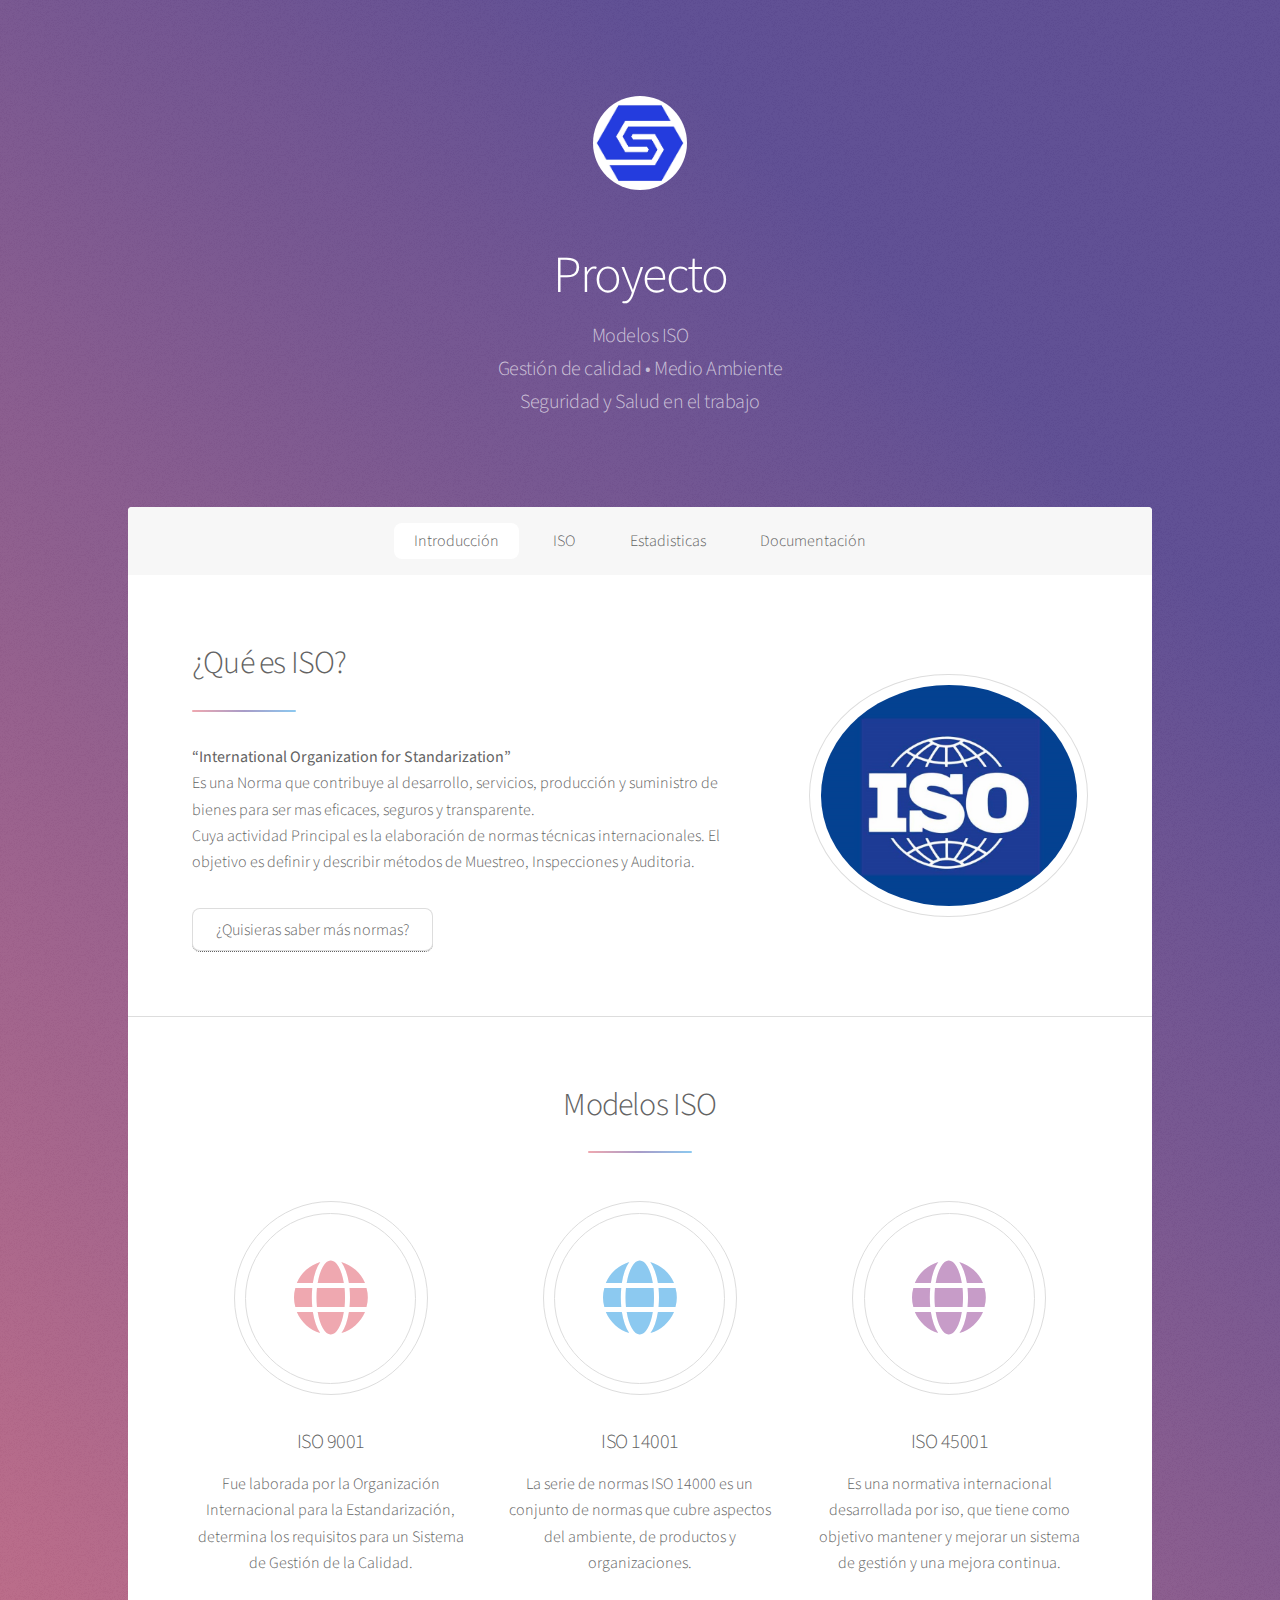
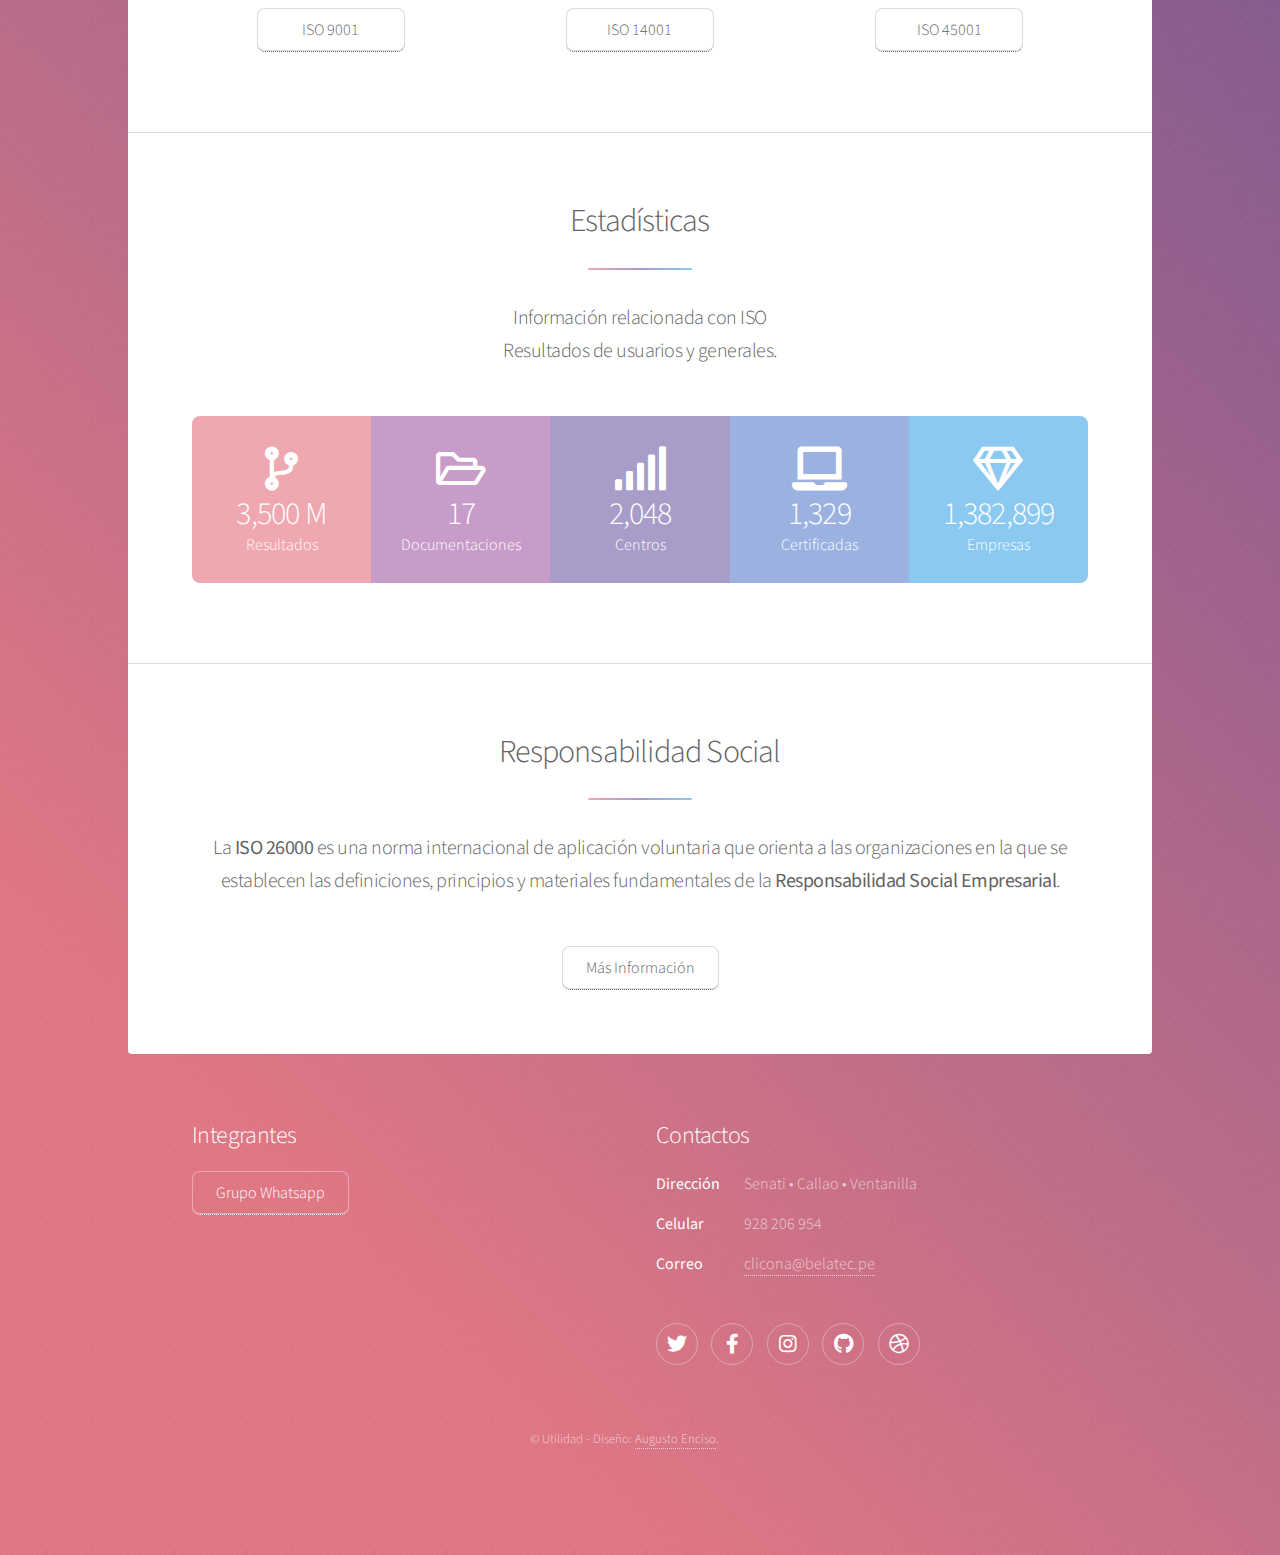
<file: index.html>
<!DOCTYPE HTML>
<html>

<head>
    <title>Senati - Proyecto</title>
    <meta charset="utf-8" />
    <meta name="viewport" content="width=device-width, initial-scale=1, user-scalable=no" />
    <link rel="stylesheet" href="assets/css/main.css" />
    <noscript><link rel="stylesheet" href="assets/css/noscript.css" /></noscript>
    <link rel="shortcut icon" href="images/logo.jpg">
</head>

<body class="is-preload">

    <!-- Cabecera General -->
    <div id="wrapper">

        <!-- Cabecera -->
        <header id="header" class="alt">
            <center>
                <span class="logo"><img src="images/logo.jpg" alt="" /></span>
            </center>
            <h1>Proyecto</h1>
            <p>Modelos ISO<br /> Gestión de calidad • Medio Ambiente <br> Seguridad y Salud en el trabajo</p>
        </header>

        <!-- Navegación -->
        <nav id="nav">
            <ul>
                <li><a href="#intro" class="active">Introducción</a></li>
                <li><a href="#first">ISO</a></li>
                <li><a href="#second">Estadisticas</a></li>
                <li><a href="#cta">Documentación</a></li>
            </ul>
        </nav>

        <!-- Menú -->
        <div id="main">

            <!-- Introducción-->
            <section id="intro" class="main">
                <div class="spotlight">
                    <div class="content">
                        <header class="major">
                            <h2>¿Qué es ISO?</h2>
                        </header>
                        <p><b>“International Organization for Standarization”</b> <br> Es una Norma que contribuye al desarrollo, servicios, producción y suministro de bienes para ser mas eficaces, seguros y transparente. <br> Cuya actividad Principal es
                            la elaboración de normas técnicas internacionales. El objetivo es definir y describir métodos de Muestreo, Inspecciones y Auditoria. </p>
                        <ul class="actions">
                            <li><a href="https://www.isotools.org/normas" class="button">¿Quisieras saber más normas?</a></li>
                        </ul>
                    </div>
                    <span class="image"><img src="images/pic01.jpg" alt="" /></span>
                </div>
            </section>

            <!-- Primera Sección -->
            <section id="first" class="main special">
                <header class="major">
                    <h2>Modelos ISO</h2>
                </header>
                <ul class="features">
                    <li>
                        <span class="icon solid major style1 fa-globe"></span>
                        <h3>ISO 9001</h3>
                        <p>Fue laborada por la Organización Internacional para la Estandarización, determina los requisitos para un Sistema de Gestión de la Calidad.</p>
                        <a href="iso9001.html" class="button">ISO 9001</a>
                    </li>
                    <li>
                        <span class="icon solid major style5 fa-globe"></span>
                        <h3>ISO 14001</h3>
                        <p>La serie de normas ISO 14000 es un conjunto de normas que cubre aspectos del ambiente, de productos y organizaciones.</p>
                        <a href="iso14001.html" class="button">ISO 14001</a>
                    </li>
                    <li>
                        <span class="icon solid major style2 fa-globe"></span>
                        <h3>ISO 45001</h3>
                        <p>Es una normativa internacional desarrollada por iso, que tiene como objetivo mantener y mejorar un sistema de gestión y una mejora continua.</p>
                        <a href="iso45001.html" class="button">ISO 45001</a>
                    </li>
                </ul>
                <!-- <footer class="major">
                    <ul class="actions special">
                        <li></li>
                        <li><a href="iso.html" class="button primary">ISO 14001</a></li>
                        <li><a href="iso.html" class="button primary">ISO 45001</a></li>

                    </ul>
                </footer> -->
            </section>

            <!-- Segunda -->
            <section id="second" class="main special">
                <header class="major">
                    <h2>Estadísticas</h2>
                    <p>Información relacionada con ISO<br /> Resultados de usuarios y generales.</p>
                </header>
                <ul class="statistics">
                    <li class="style1">
                        <span class="icon solid fa-code-branch"></span>
                        <strong>3,500 M</strong> Resultados
                    </li>
                    <li class="style2">
                        <span class="icon fa-folder-open"></span>
                        <strong>17</strong> Documentaciones
                    </li>
                    <li class="style3">
                        <span class="icon solid fa-signal"></span>
                        <strong>2,048</strong> Centros
                    </li>
                    <li class="style4">
                        <span class="icon solid fa-laptop"></span>
                        <strong>1,329</strong> Certificadas
                    </li>
                    <li class="style5">
                        <span class="icon fa-gem"></span>
                        <strong>1,382,899</strong> Empresas
                    </li>
                </ul>

            </section>

            <!-- Get Started -->
            <section id="cta" class="main special">
                <header class="major">
                    <h2>Responsabilidad Social</h2>
                    <p>La <b>ISO 26000</b> es una norma internacional de aplicación voluntaria que orienta a las organizaciones en la que se establecen las definiciones, principios y materiales fundamentales de la <b>Responsabilidad Social Empresarial</b>.</p>
                </header>
                <footer class="major">
                    <ul class="actions special">
                        <!--  <li><a href="generic.html" class="button primary">Get Started</a></li> -->
                        <li><a href="generic.html" class="button">Más Información</a></li>
                    </ul>
                </footer>
            </section>

        </div>

        <!-- Footer -->
        <footer id="footer">
            <section>
                <h2>Integrantes</h2>
                <!-- <p>Sed lorem ipsum dolor sit amet et nullam consequat feugiat consequat magna adipiscing tempus etiam dolore veroeros. eget dapibus mauris. Cras aliquet, nisl ut viverra sollicitudin, ligula erat egestas velit, vitae tincidunt odio.</p> -->
                <ul class="actions">
                    <li><a href="generic.html" class="button">Grupo Whatsapp</a></li>
                </ul>
            </section>
            <section>
                <h2>Contactos</h2>
                <dl class="alt">
                    <dt>Dirección</dt>
                    <dd>Senati &bull; Callao &bull; Ventanilla</dd>
                    <dt>Celular</dt>
                    <dd>928 206 954</dd>
                    <dt>Correo</dt>
                    <dd><a href="#">clicona@belatec.pe</a></dd>
                </dl>
                <ul class="icons">
                    <li><a href="#" class="icon brands fa-twitter alt"><span class="label">Twitter</span></a></li>
                    <li><a href="#" class="icon brands fa-facebook-f alt"><span class="label">Facebook</span></a></li>
                    <li><a href="#" class="icon brands fa-instagram alt"><span class="label">Instagram</span></a></li>
                    <li><a href="#" class="icon brands fa-github alt"><span class="label">GitHub</span></a></li>
                    <li><a href="#" class="icon brands fa-dribbble alt"><span class="label">Dribbble</span></a></li>
                </ul>
            </section>
            <p class="copyright">&copy; Utilidad - Diseño: <a href="https://facebook.com/cessenati">Augusto Enciso</a>.</p>
        </footer>

    </div>

    <!-- Scripts -->
    <script src="assets/js/jquery.min.js"></script>
    <script src="assets/js/jquery.scrollex.min.js"></script>
    <script src="assets/js/jquery.scrolly.min.js"></script>
    <script src="assets/js/browser.min.js"></script>
    <script src="assets/js/breakpoints.min.js"></script>
    <script src="assets/js/util.js"></script>
    <script src="assets/js/main.js"></script>

</body>

</html>
</file>
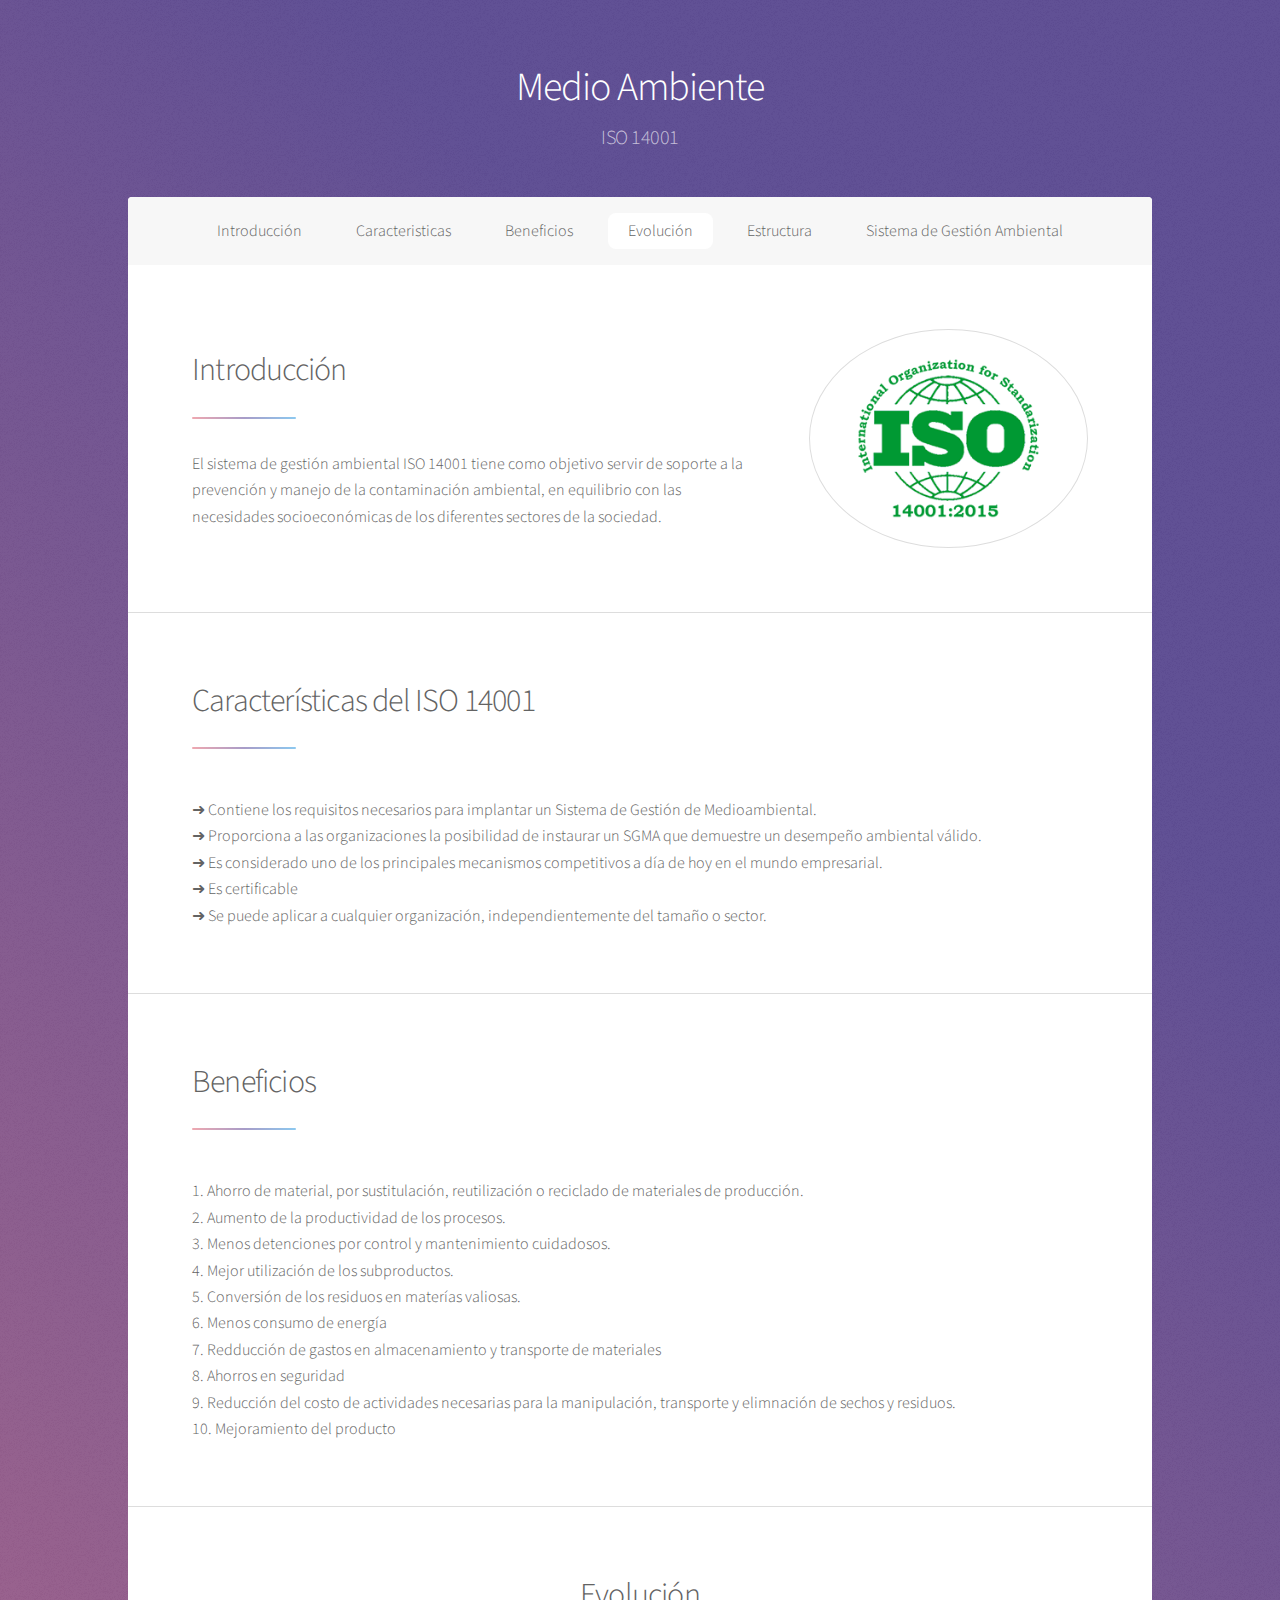
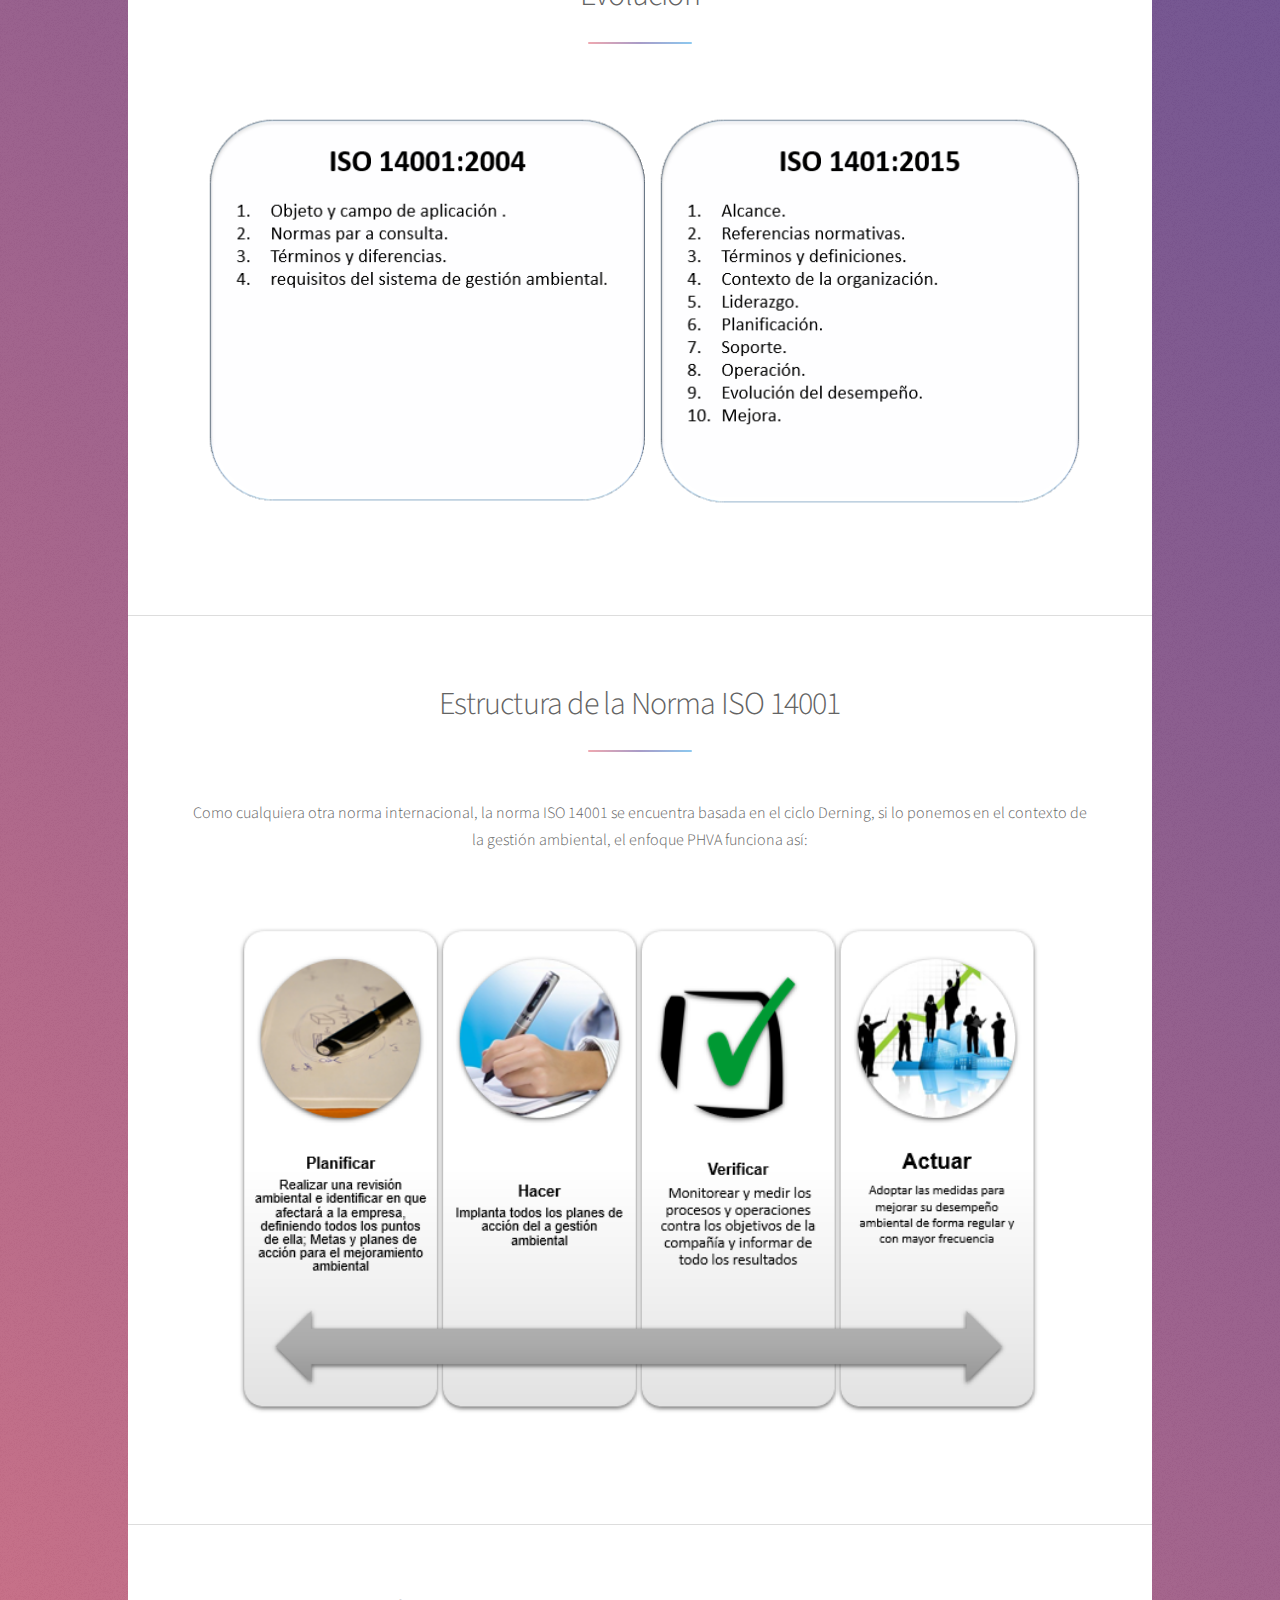
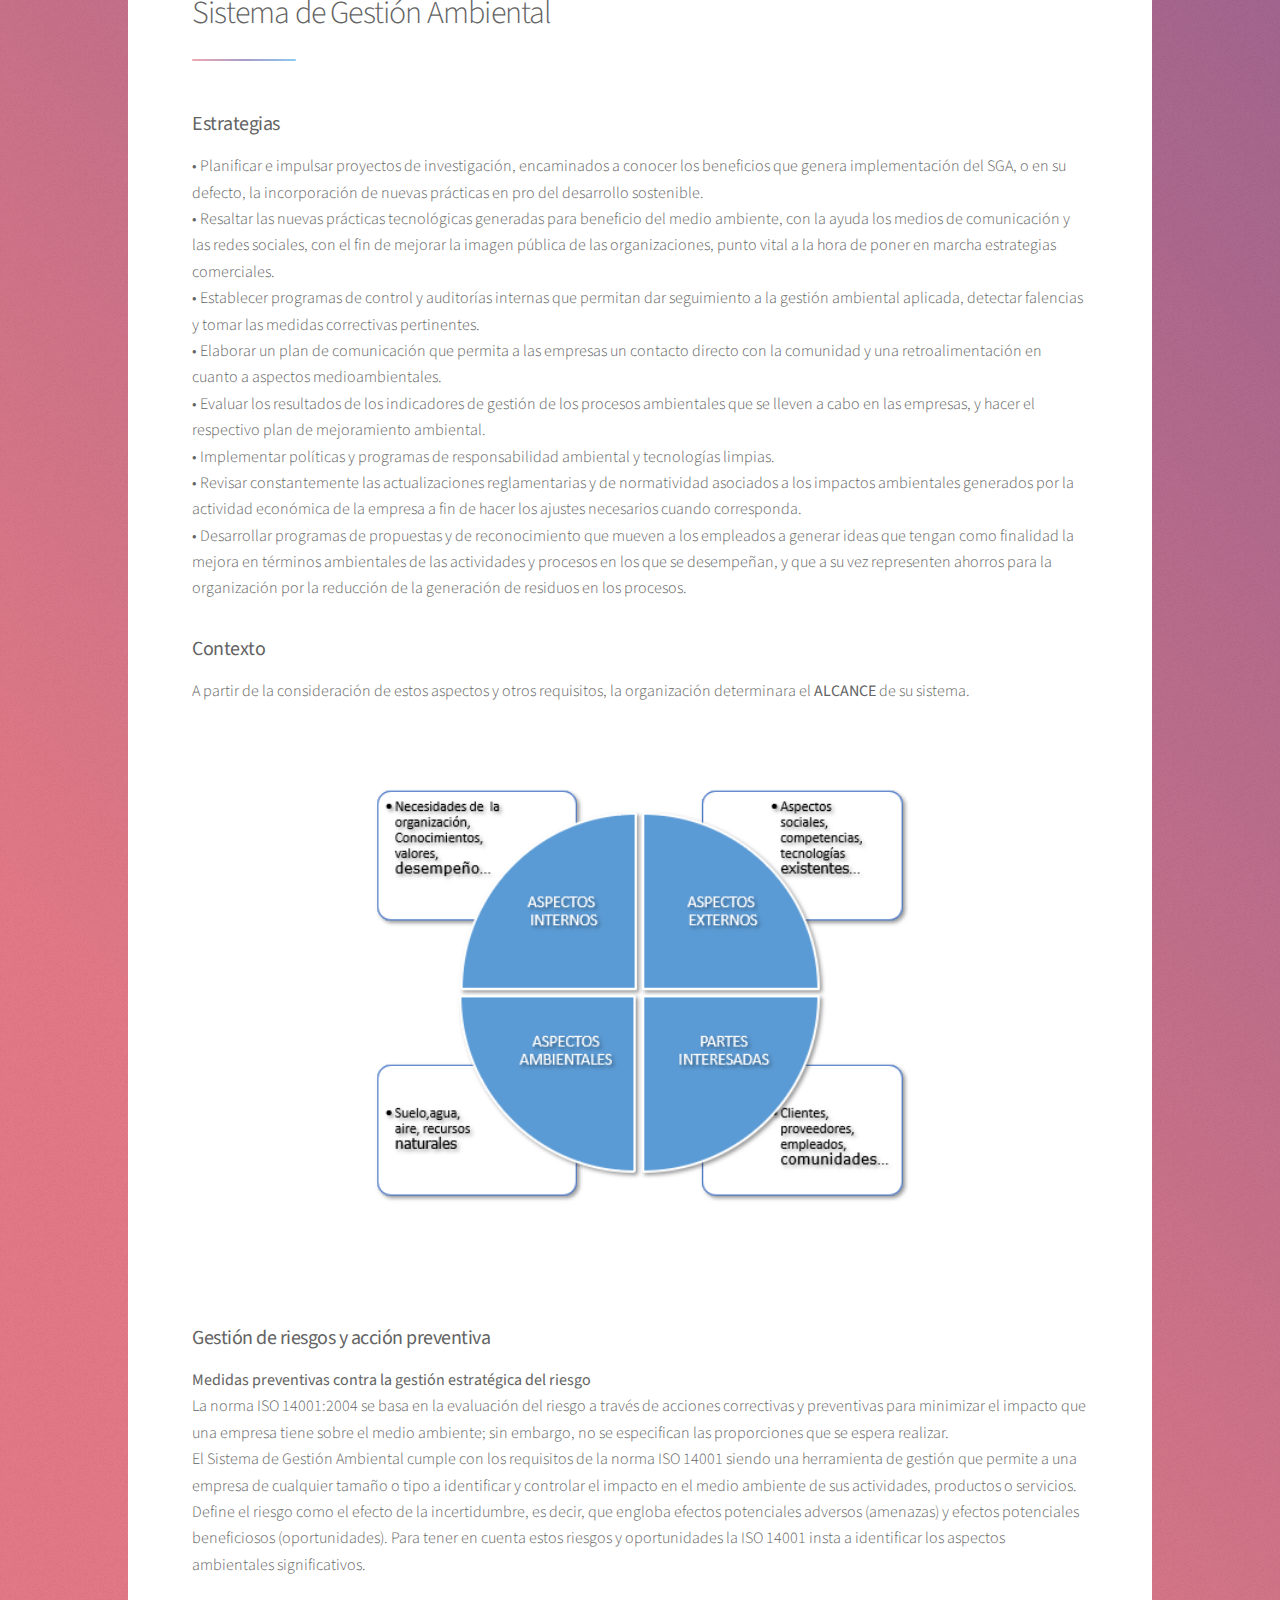
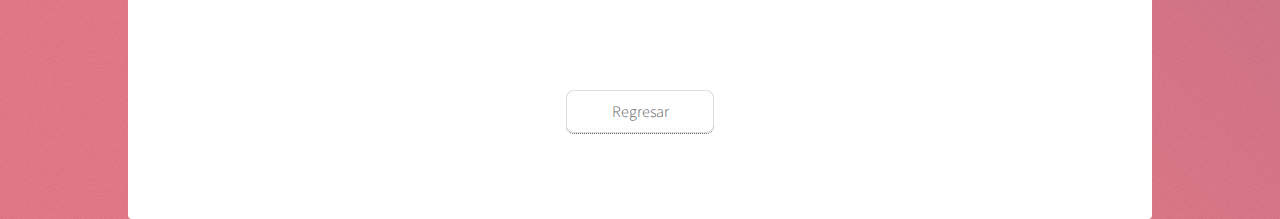
<file: iso14001.html>
<!DOCTYPE HTML>

<html>

<head>
    <title>Medio Ambiente</title>
    <meta charset="utf-8" />
    <meta name="viewport" content="width=device-width, initial-scale=1, user-scalable=no" />
    <link rel="stylesheet" href="assets/css/main.css" />
    <noscript><link rel="stylesheet" href="assets/css/noscript.css" /></noscript>
    <link rel="shortcut icon" href="images/logo.jpg">
</head>

<body class="is-preload">

    <!-- Wrapper -->
    <div id="wrapper">

        <!-- Header -->
        <header id="header">
            <h1>Medio Ambiente</h1>
            <p>ISO 14001</p>
        </header>

        <nav id="nav">
            <ul>
                <li><a href="#header">Introducción</a></li>
                <li><a href="#2">Caracteristicas</a></li>
                <li><a href="#3">Beneficios</a></li>
                <li><a href="#4">Evolución</a></li>
                <li><a href="#5">Estructura</a></li>
                <li><a href="#6">Sistema de Gestión Ambiental</a></li>
                <!-- <li><a href="#7">Enfoque</a></li>
                <li><a href="#8">Procesos</a></li> -->
            </ul>
        </nav>

        <!-- Main -->
        <div id="main">

            <!-- Introducción -->
            <section id="4" class="main">
                <div class="spotlight">
                    <div class="content">
                        <header class="major">
                            <h2>Introducción</h2>
                        </header>
                        <p>El sistema de gestión ambiental ISO 14001 tiene como objetivo servir de soporte a la prevención y manejo de la contaminación ambiental, en equilibrio con las necesidades socioeconómicas de los diferentes sectores de la sociedad.
                        </p>
                    </div>
                    <span class="image"><img src="images/iso14001.png" alt="" /></span>
                </div>
            </section>
            <!-- Caracteristicas -->
            <section id="6" class=" main ">
                <div class="content ">
                    <header class="major ">
                        <h2>Características del ISO 14001</h2>
                    </header>
                    <p>➜ Contiene los requisitos necesarios para implantar un Sistema de Gestión de Medioambiental.
                        <br>➜ Proporciona a las organizaciones la posibilidad de instaurar un SGMA que demuestre un desempeño ambiental válido.
                        <br>➜ Es considerado uno de los principales mecanismos competitivos a día de hoy en el mundo empresarial.
                        <br>➜ Es certificable
                        <br>➜ Se puede aplicar a cualquier organización, independientemente del tamaño o sector.
                    </p>
                </div>
            </section>

            <!-- Beneficios -->
            <section id="6" class=" main ">
                <div class="content ">
                    <header class="major ">
                        <h2>Beneficios</h2>
                    </header>
                    <p>1. Ahorro de material, por sustitulación, reutilización o reciclado de materiales de producción. <br> 2. Aumento de la productividad de los procesos.<br> 3. Menos detenciones por control y mantenimiento cuidadosos.<br> 4. Mejor utilización
                        de los subproductos.<br> 5. Conversión de los residuos en materías valiosas.<br> 6. Menos consumo de energía<br> 7. Redducción de gastos en almacenamiento y transporte de materiales<br> 8. Ahorros en seguridad<br> 9. Reducción
                        del costo de actividades necesarias para la manipulación, transporte y elimnación de sechos y residuos.<br> 10. Mejoramiento del producto
                    </p>
                </div>
            </section>

            <!-- Evolución-->
            <section id="5" class="main">
                <center>
                    <header class="major">
                        <h2>Evolución</h2>
                    </header>
                </center>

                <span class="image main"><img src="images/evolucion-14001.png" alt="" /></span>
            </section>

            <!-- Esctructura -->
            <section id="5" class="main">
                <center>
                    <header class="major">
                        <h2>Estructura de la Norma ISO 14001</h2>
                    </header>
                    <p>Como cualquiera otra norma internacional, la norma ISO 14001 se encuentra basada en el ciclo Derning, si lo ponemos en el contexto de la gestión ambiental, el enfoque PHVA funciona así:</p>
                </center>

                <span class="image main"><img src="images/esctructura-14001.png" alt="" /></span>
            </section>
            <!-- Sistema de Gestión Ambiental -->
            <section id="6" class=" main ">
                <div class="content ">
                    <header class="major ">
                        <h2>Sistema de Gestión Ambiental</h2>
                    </header>
                    <h3><b>Estrategias</b></h3>
                    <p>
                        • Planificar e impulsar proyectos de investigación, encaminados a conocer los beneficios que genera implementación del SGA, o en su defecto, la incorporación de nuevas prácticas en pro del desarrollo sostenible.<br> • Resaltar
                        las nuevas prácticas tecnológicas generadas para beneficio del medio ambiente, con la ayuda los medios de comunicación y las redes sociales, con el fin de mejorar la imagen pública de las organizaciones, punto vital a la hora de
                        poner en marcha estrategias comerciales.<br> • Establecer programas de control y auditorías internas que permitan dar seguimiento a la gestión ambiental aplicada, detectar falencias y tomar las medidas correctivas pertinentes.<br>                        • Elaborar un plan de comunicación que permita a las empresas un contacto directo con la comunidad y una retroalimentación en cuanto a aspectos medioambientales.<br> • Evaluar los resultados de los indicadores de gestión de los
                        procesos ambientales que se lleven a cabo en las empresas, y hacer el respectivo plan de mejoramiento ambiental.<br> • Implementar políticas y programas de responsabilidad ambiental y tecnologías limpias.<br> • Revisar constantemente
                        las actualizaciones reglamentarias y de normatividad asociados a los impactos ambientales generados por la actividad económica de la empresa a fin de hacer los ajustes necesarios cuando corresponda.<br> • Desarrollar programas
                        de propuestas y de reconocimiento que mueven a los empleados a generar ideas que tengan como finalidad la mejora en términos ambientales de las actividades y procesos en los que se desempeñan, y que a su vez representen ahorros
                        para la organización por la reducción de la generación de residuos en los procesos.<br>


                    </p>
                    <h3><b>Contexto</b></h3>
                    <p>A partir de la consideración de estos aspectos y otros requisitos, la organización determinara el <b>ALCANCE</b> de su sistema.</p> <br>
                    <span class="image main"><img src="images/contexto-14001.png" alt="" /></span>
                    <h3><b>Gestión de riesgos y acción preventiva</b></h3>
                    <p>
                        <b>Medidas preventivas contra la gestión estratégica del riesgo</b><br> La norma ISO 14001:2004 se basa en la evaluación del riesgo a través de acciones correctivas y preventivas para minimizar el impacto que una empresa tiene
                        sobre el medio ambiente; sin embargo, no se especifican las proporciones que se espera realizar. <br> El Sistema de Gestión Ambiental cumple con los requisitos de la norma ISO 14001 siendo una herramienta de gestión que permite
                        a una empresa de cualquier tamaño o tipo a identificar y controlar el impacto en el medio ambiente de sus actividades, productos o servicios. <br> Define el riesgo como el efecto de la incertidumbre, es decir, que engloba efectos
                        potenciales adversos (amenazas) y efectos potenciales beneficiosos (oportunidades). Para tener en cuenta estos riesgos y oportunidades la ISO 14001 insta a identificar los aspectos ambientales significativos. <br>


                    </p>
                </div>
            </section>
            <footer class="major ">
                <ul class="actions special ">
                    <li><a href="index.html " class="button ">Regresar</a></li>
                </ul>
            </footer>
            <br>
            <br>

        </div>

        <!-- Footer -->
        <footer id="footer ">
            <!-- <section>
                <h2>Aliquam sed mauris</h2>
                <p>Sed lorem ipsum dolor sit amet et nullam consequat feugiat consequat magna adipiscing tempus etiam dolore veroeros. eget dapibus mauris. Cras aliquet, nisl ut viverra sollicitudin, ligula erat egestas velit, vitae tincidunt odio.</p>
                <ul class="actions ">
                    <li><a href="# " class="button ">Learn More</a></li>
                </ul>
            </section>
            <section>
                <h2>Etiam feugiat</h2>
                <dl class="alt ">
                    <dt>Address</dt>
                    <dd>1234 Somewhere Road &bull; Nashville, TN 00000 &bull; USA</dd>
                    <dt>Phone</dt>
                    <dd>(000) 000-0000 x 0000</dd>
                    <dt>Email</dt>
                    <dd><a href="# ">information@untitled.tld</a></dd>
                </dl>
                <ul class="icons ">
                    <li><a href="# " class="icon brands fa-twitter alt "><span class="label ">Twitter</span></a></li>
                    <li><a href="# " class="icon brands fa-facebook-f alt "><span class="label ">Facebook</span></a></li>
                    <li><a href="# " class="icon brands fa-instagram alt "><span class="label ">Instagram</span></a></li>
                    <li><a href="# " class="icon brands fa-github alt "><span class="label ">GitHub</span></a></li>
                    <li><a href="# " class="icon brands fa-dribbble alt "><span class="label ">Dribbble</span></a></li>
                </ul>
            </section>
            <p class="copyright ">&copy; Untitled. Design: <a href="https://html5up.net ">HTML5 UP</a>.</p>
        </footer> -->



    </div>



    <!-- Scripts -->
    <script src="assets/js/jquery.min.js "></script>
    <script src="assets/js/jquery.scrollex.min.js "></script>
    <script src="assets/js/jquery.scrolly.min.js "></script>
    <script src="assets/js/browser.min.js "></script>
    <script src="assets/js/breakpoints.min.js "></script>
    <script src="assets/js/util.js "></script>
    <script src="assets/js/main.js "></script>

</body>

</html>
</file>
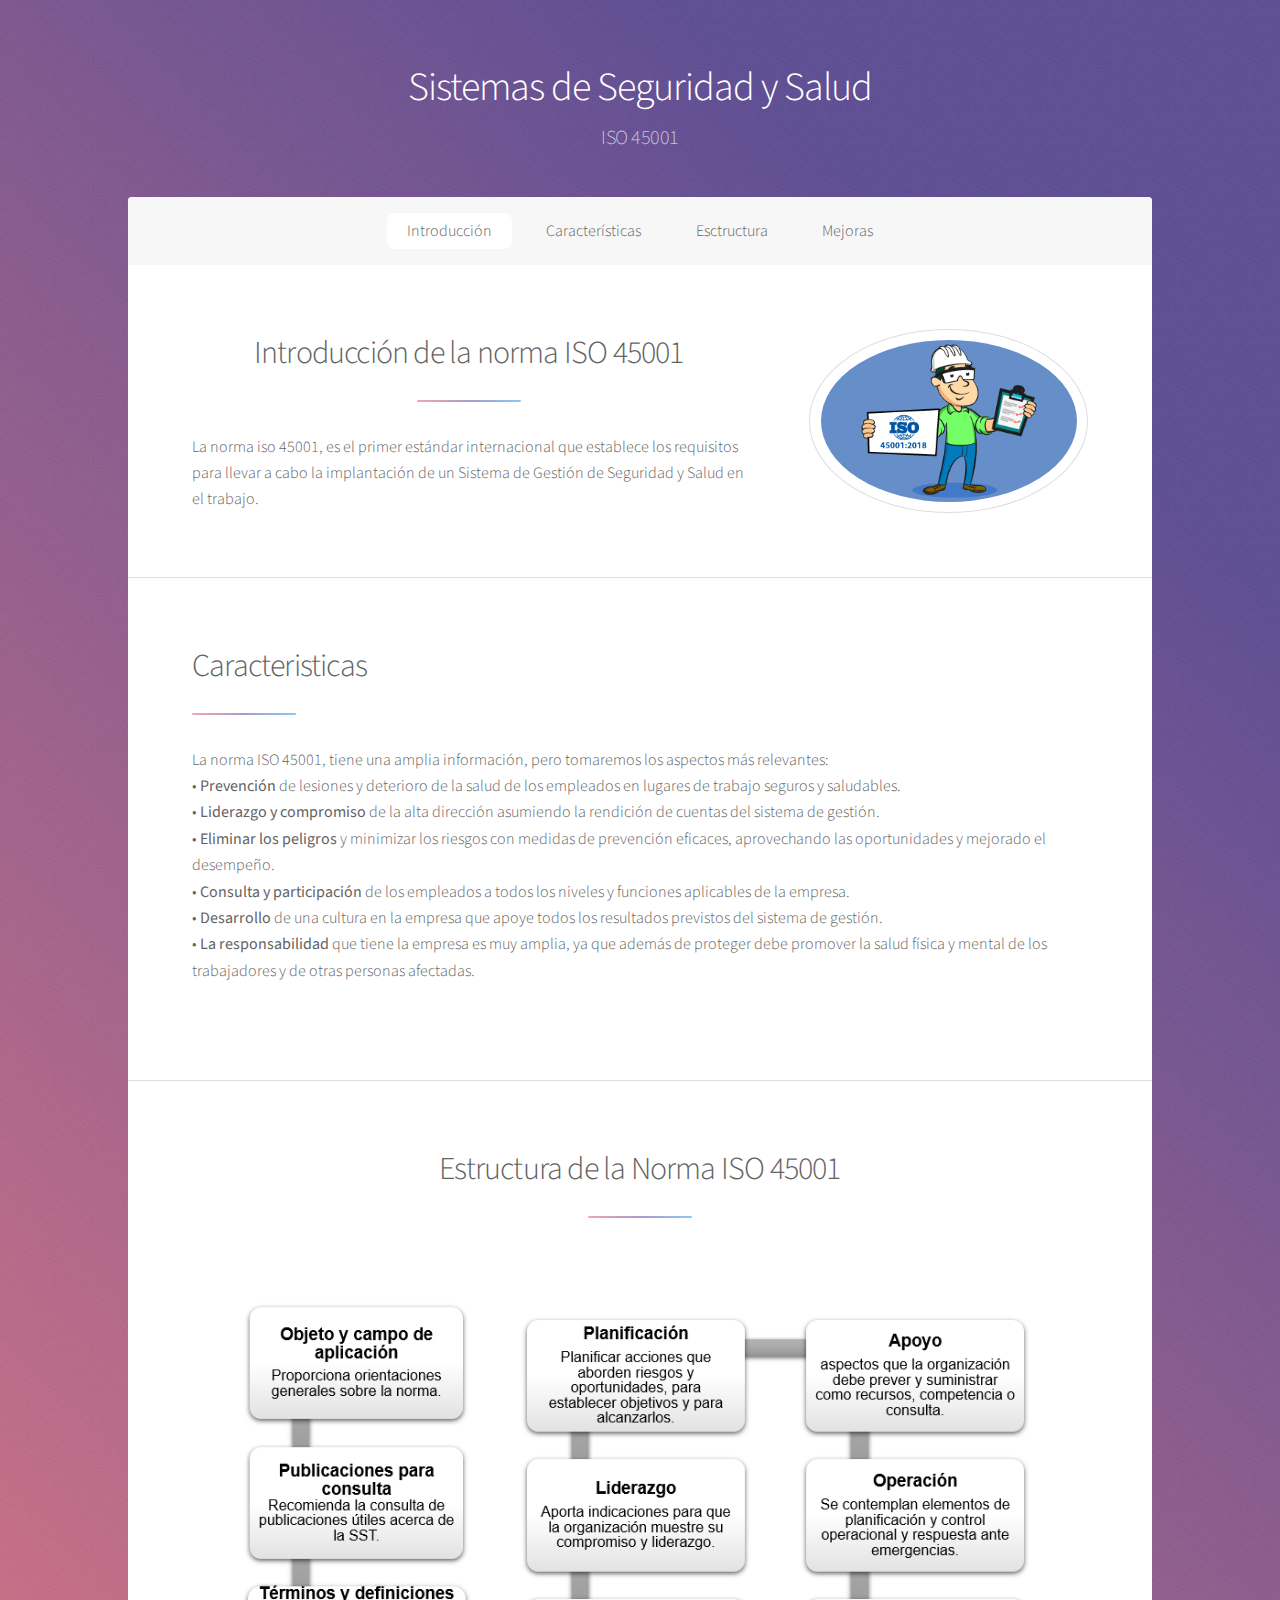
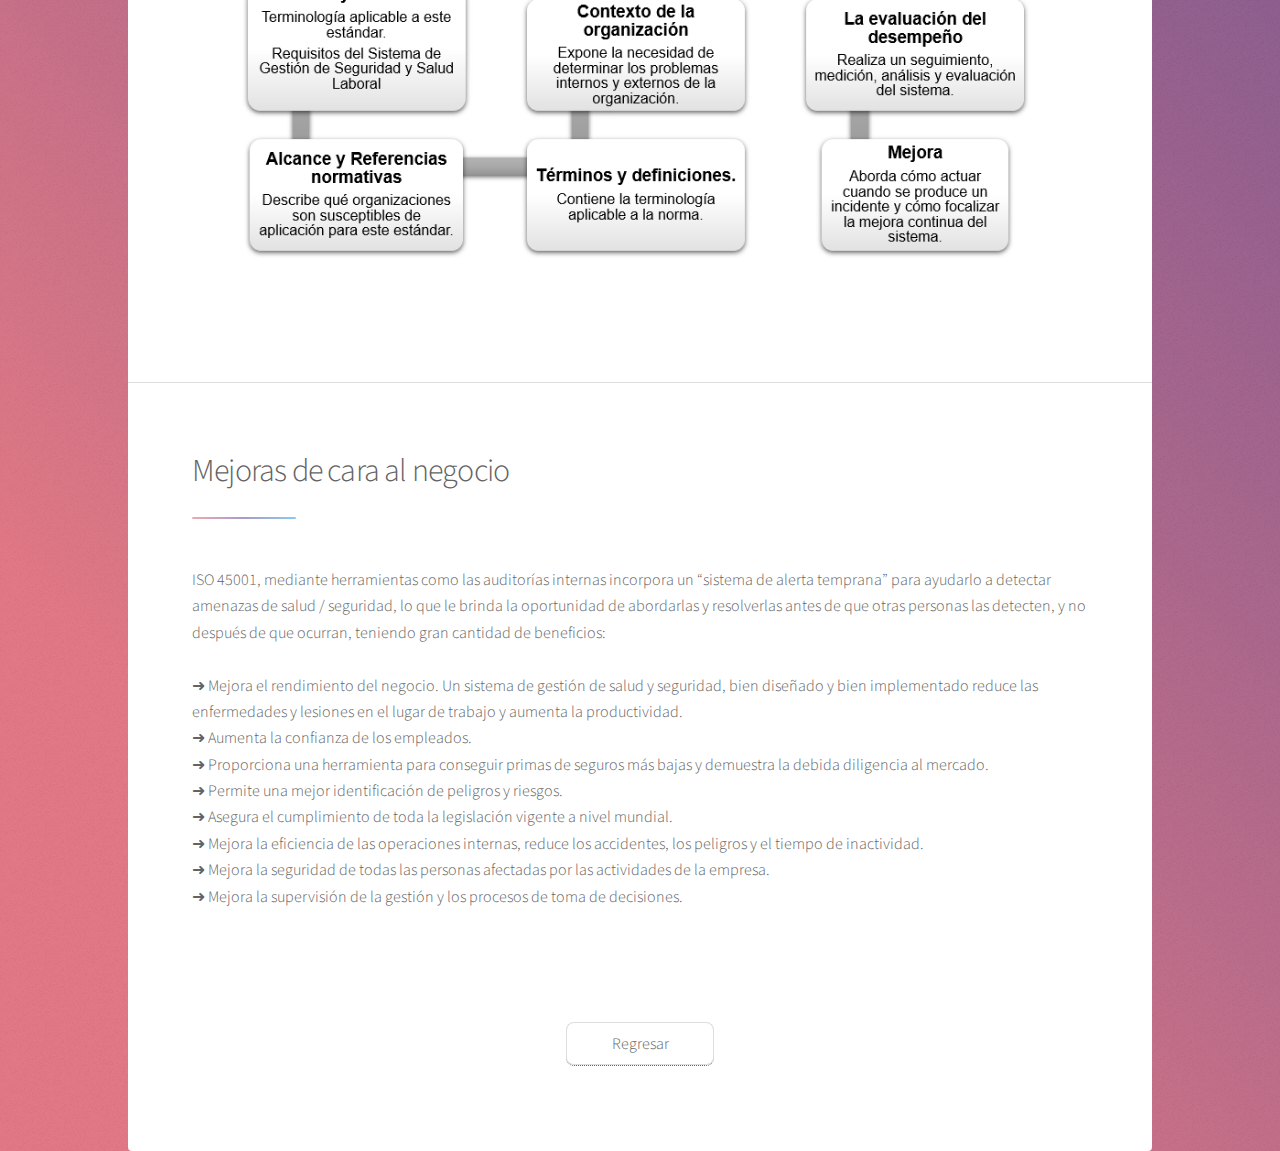
<file: iso45001.html>
<!DOCTYPE HTML>

<html>

<head>
    <title>Calidad Total</title>
    <meta charset="utf-8" />
    <meta name="viewport" content="width=device-width, initial-scale=1, user-scalable=no" />
    <link rel="stylesheet" href="assets/css/main.css" />
    <noscript><link rel="stylesheet" href="assets/css/noscript.css" /></noscript>
    <link rel="shortcut icon" href="images/logo.jpg">
</head>

<body class="is-preload">

    <!-- Wrapper -->
    <div id="wrapper">

        <!-- Header -->
        <header id="header">
            <h1>Sistemas de Seguridad y Salud</h1>
            <p>ISO 45001</p>
        </header>

        <nav id="nav">
            <ul>
                <li><a href="#1">Introducción</a></li>
                <li><a href="#2">Características</a></li>
                <li><a href="#3">Esctructura</a></li>
                <li><a href="#4">Mejoras</a></li>
                <!-- <li><a href="#5">Evolución</a></li> -->
                <!-- <li><a href="#6">Beneficios</a></li>
                <li><a href="#7">Enfoque</a></li>
                <li><a href="#8">Procesos</a></li> -->
            </ul>
        </nav>

        <!-- Main -->
        <div id="main">

            <!-- Evolución -->
            <section id="1" class="main">
                <div class="spotlight">
                    <div class="content">
                        <header class="major">
                            <center>
                                <h2>Introducción de la norma ISO 45001</h2>
                            </center>
                        </header>
                        <p>La norma iso 45001, es el primer estándar internacional que establece los requisitos para llevar a cabo la implantación de un Sistema de Gestión de Seguridad y Salud en el trabajo.</p>
                    </div>
                    <span class="image"><img src="images/iso-45001.png" alt="" /></span>
                </div>
            </section>
            <!-- Caracteristicas -->
            <section id="2" class="main">
                <div class="spotlight">
                    <div class="content">
                        <header class="major">
                            <h2>Caracteristicas</h2>
                        </header>
                        <p>
                            La norma ISO 45001, tiene una amplia información, pero tomaremos los aspectos más relevantes: <br> • <b>Prevención</b> de lesiones y deterioro de la salud de los empleados en lugares de trabajo seguros y saludables.<br> • <b>Liderazgo y compromiso</b>                            de la alta dirección asumiendo la rendición de cuentas del sistema de gestión.<br> • <b>Eliminar los peligros</b> y minimizar los riesgos con medidas de prevención eficaces, aprovechando las oportunidades y mejorado el desempeño.<br>                            • <b>Consulta y participación</b> de los empleados a todos los niveles y funciones aplicables de la empresa.<br> • <b>Desarrollo</b> de una cultura en la empresa que apoye todos los resultados previstos del sistema de gestión.<br>                            • <b>La responsabilidad</b> que tiene la empresa es muy amplia, ya que además de proteger debe promover la salud física y mental de los trabajadores y de otras personas afectadas.<br>
                        </p> <b></b>
                    </div>
                </div>
            </section>

            <!-- Esctructura -->
            <section id="3" class="main">
                <center>
                    <header class="major">
                        <h2>Estructura de la Norma ISO 45001</h2>
                    </header>
                </center>
                <span class="image main"><img src="images/esctructura-45001.png" alt="" /></span>
            </section>
            <!-- Beneficios -->
            <section id="4" class=" main ">
                <div class="content ">
                    <header class="major ">
                        <h2>Mejoras de cara al negocio</h2>
                    </header>
                    <p>ISO 45001, mediante herramientas como las auditorías internas incorpora un “sistema de alerta temprana” para ayudarlo a detectar amenazas de salud / seguridad, lo que le brinda la oportunidad de abordarlas y resolverlas antes de que
                        otras personas las detecten, y no después de que ocurran, teniendo gran cantidad de beneficios: <br><br> ➜ Mejora el rendimiento del negocio. Un sistema de gestión de salud y seguridad, bien diseñado y bien implementado reduce
                        las enfermedades y lesiones en el lugar de trabajo y aumenta la productividad.<br> ➜ Aumenta la confianza de los empleados.<br> ➜ Proporciona una herramienta para conseguir primas de seguros más bajas y demuestra la debida diligencia
                        al mercado.<br> ➜ Permite una mejor identificación de peligros y riesgos.<br> ➜ Asegura el cumplimiento de toda la legislación vigente a nivel mundial.<br> ➜ Mejora la eficiencia de las operaciones internas, reduce los accidentes,
                        los peligros y el tiempo de inactividad.<br> ➜ Mejora la seguridad de todas las personas afectadas por las actividades de la empresa.<br> ➜ Mejora la supervisión de la gestión y los procesos de toma de decisiones.
                    </p>
                </div>
            </section>





            <footer class="major ">
                <ul class="actions special ">
                    <li><a href="index.html" class="button ">Regresar</a></li>
                </ul>
            </footer>
            <br>
            <br>

        </div>

        <!-- Footer -->
        <footer id="footer ">
            <!-- <section>
                <h2>Aliquam sed mauris</h2>
                <p>Sed lorem ipsum dolor sit amet et nullam consequat feugiat consequat magna adipiscing tempus etiam dolore veroeros. eget dapibus mauris. Cras aliquet, nisl ut viverra sollicitudin, ligula erat egestas velit, vitae tincidunt odio.</p>
                <ul class="actions ">
                    <li><a href="# " class="button ">Learn More</a></li>
                </ul>
            </section>
            <section>
                <h2>Etiam feugiat</h2>
                <dl class="alt ">
                    <dt>Address</dt>
                    <dd>1234 Somewhere Road &bull; Nashville, TN 00000 &bull; USA</dd>
                    <dt>Phone</dt>
                    <dd>(000) 000-0000 x 0000</dd>
                    <dt>Email</dt>
                    <dd><a href="# ">information@untitled.tld</a></dd>
                </dl>
                <ul class="icons ">
                    <li><a href="# " class="icon brands fa-twitter alt "><span class="label ">Twitter</span></a></li>
                    <li><a href="# " class="icon brands fa-facebook-f alt "><span class="label ">Facebook</span></a></li>
                    <li><a href="# " class="icon brands fa-instagram alt "><span class="label ">Instagram</span></a></li>
                    <li><a href="# " class="icon brands fa-github alt "><span class="label ">GitHub</span></a></li>
                    <li><a href="# " class="icon brands fa-dribbble alt "><span class="label ">Dribbble</span></a></li>
                </ul>
            </section>
            <p class="copyright ">&copy; Untitled. Design: <a href="https://html5up.net ">HTML5 UP</a>.</p>
        </footer> -->



    </div>



    <!-- Scripts -->
    <script src="assets/js/jquery.min.js "></script>
    <script src="assets/js/jquery.scrollex.min.js "></script>
    <script src="assets/js/jquery.scrolly.min.js "></script>
    <script src="assets/js/browser.min.js "></script>
    <script src="assets/js/breakpoints.min.js "></script>
    <script src="assets/js/util.js "></script>
    <script src="assets/js/main.js "></script>

</body>

</html>
</file>
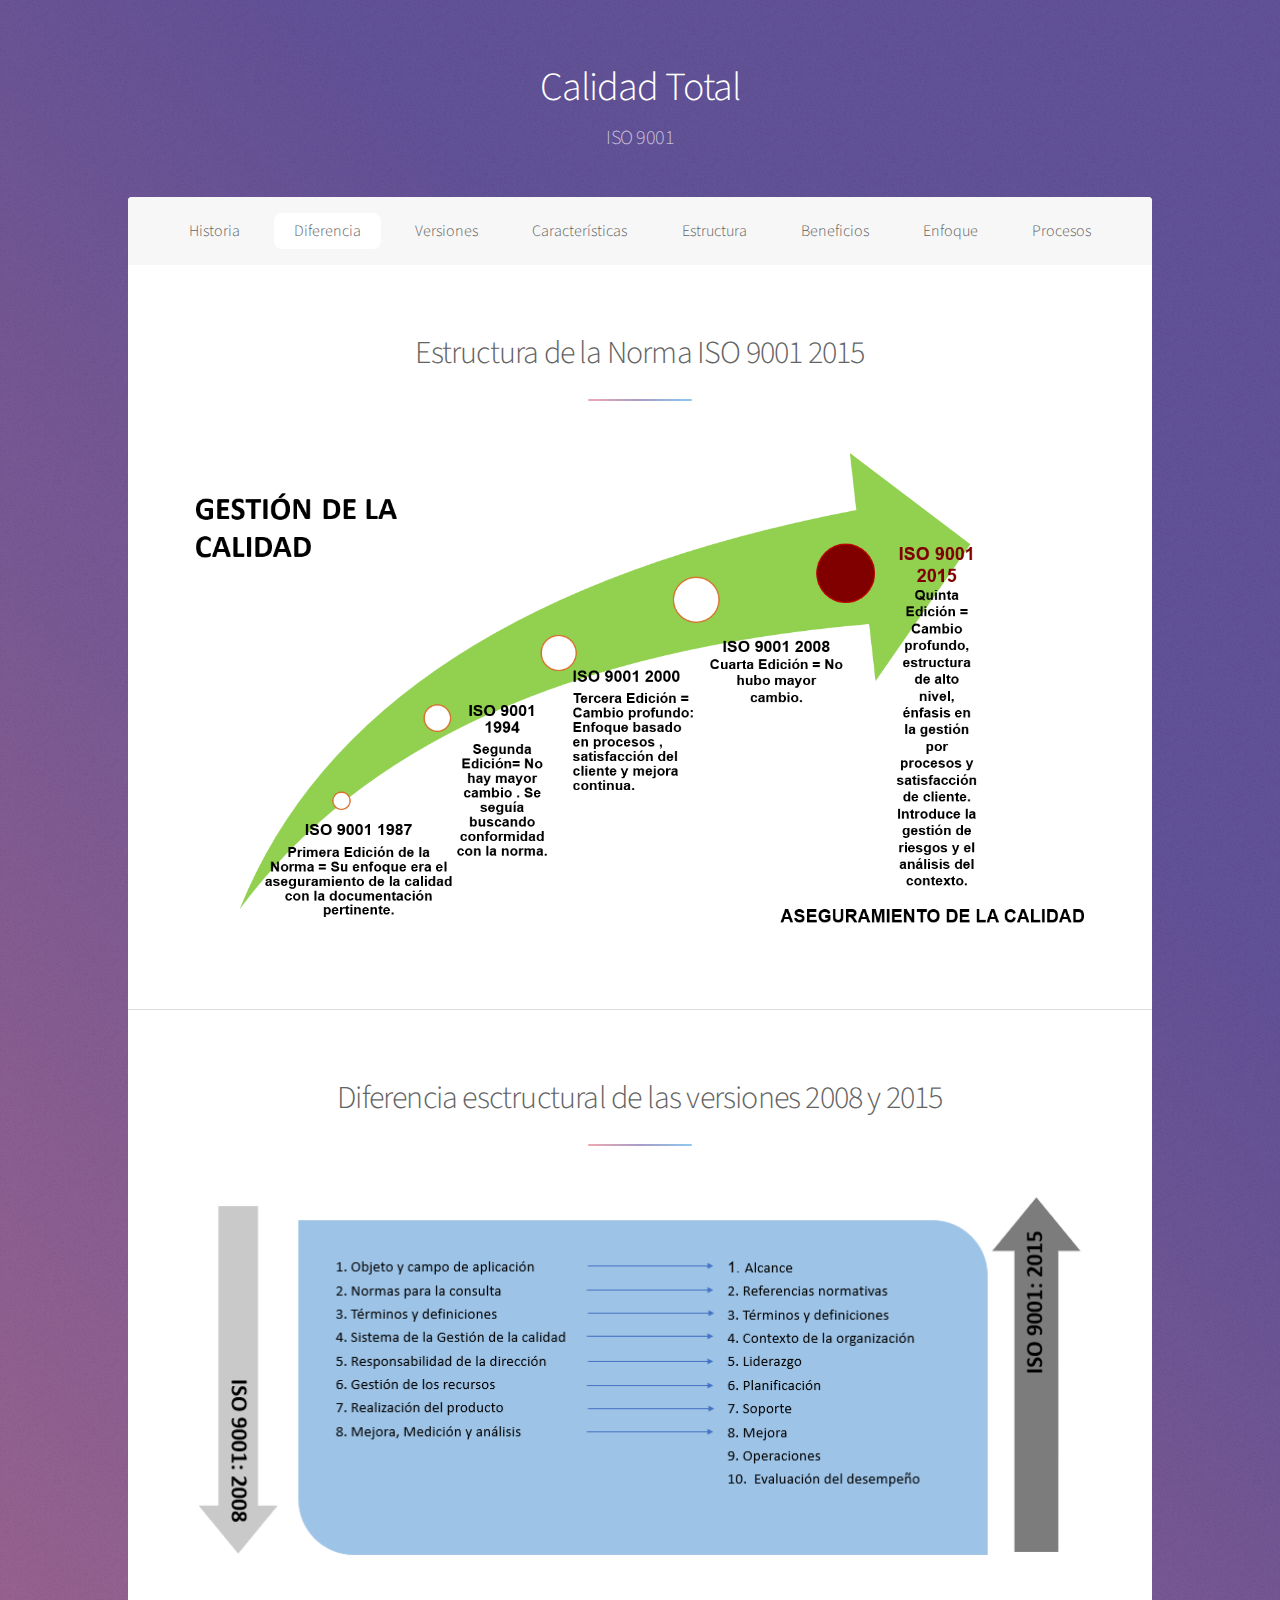
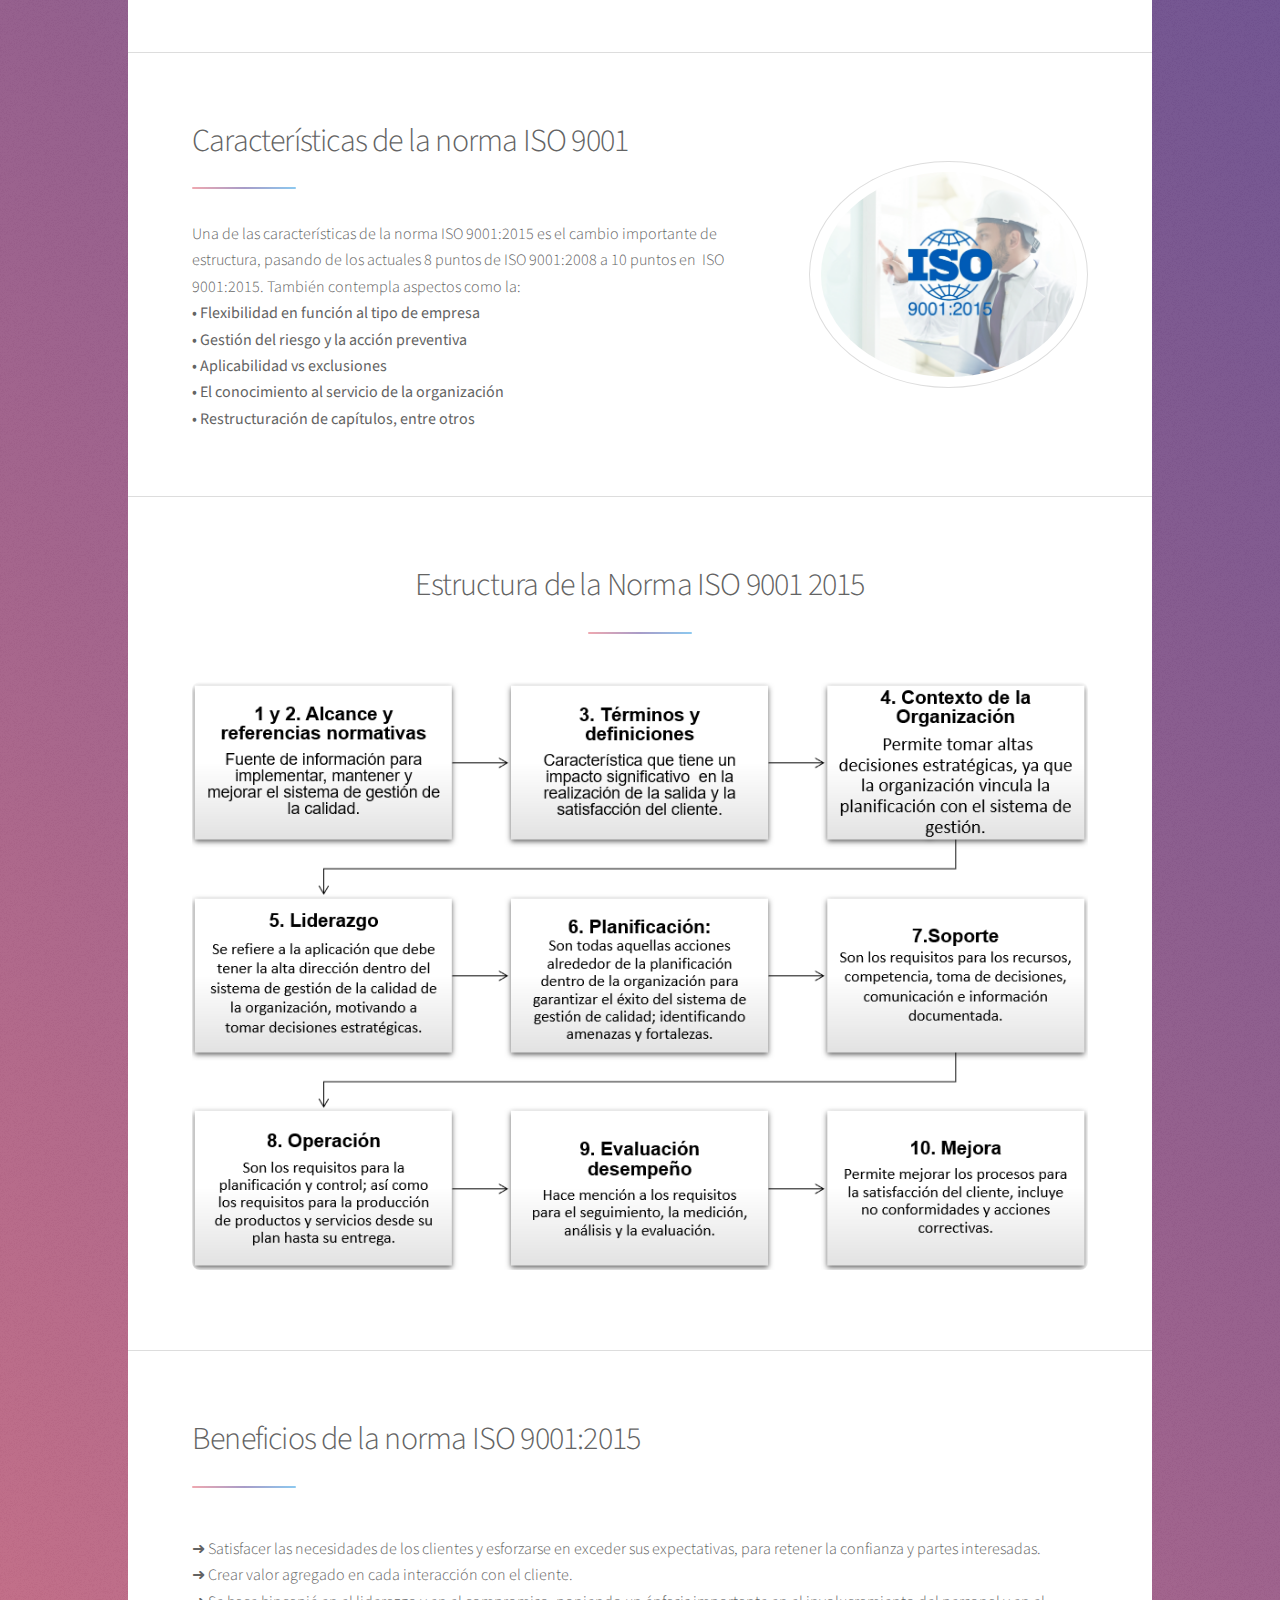
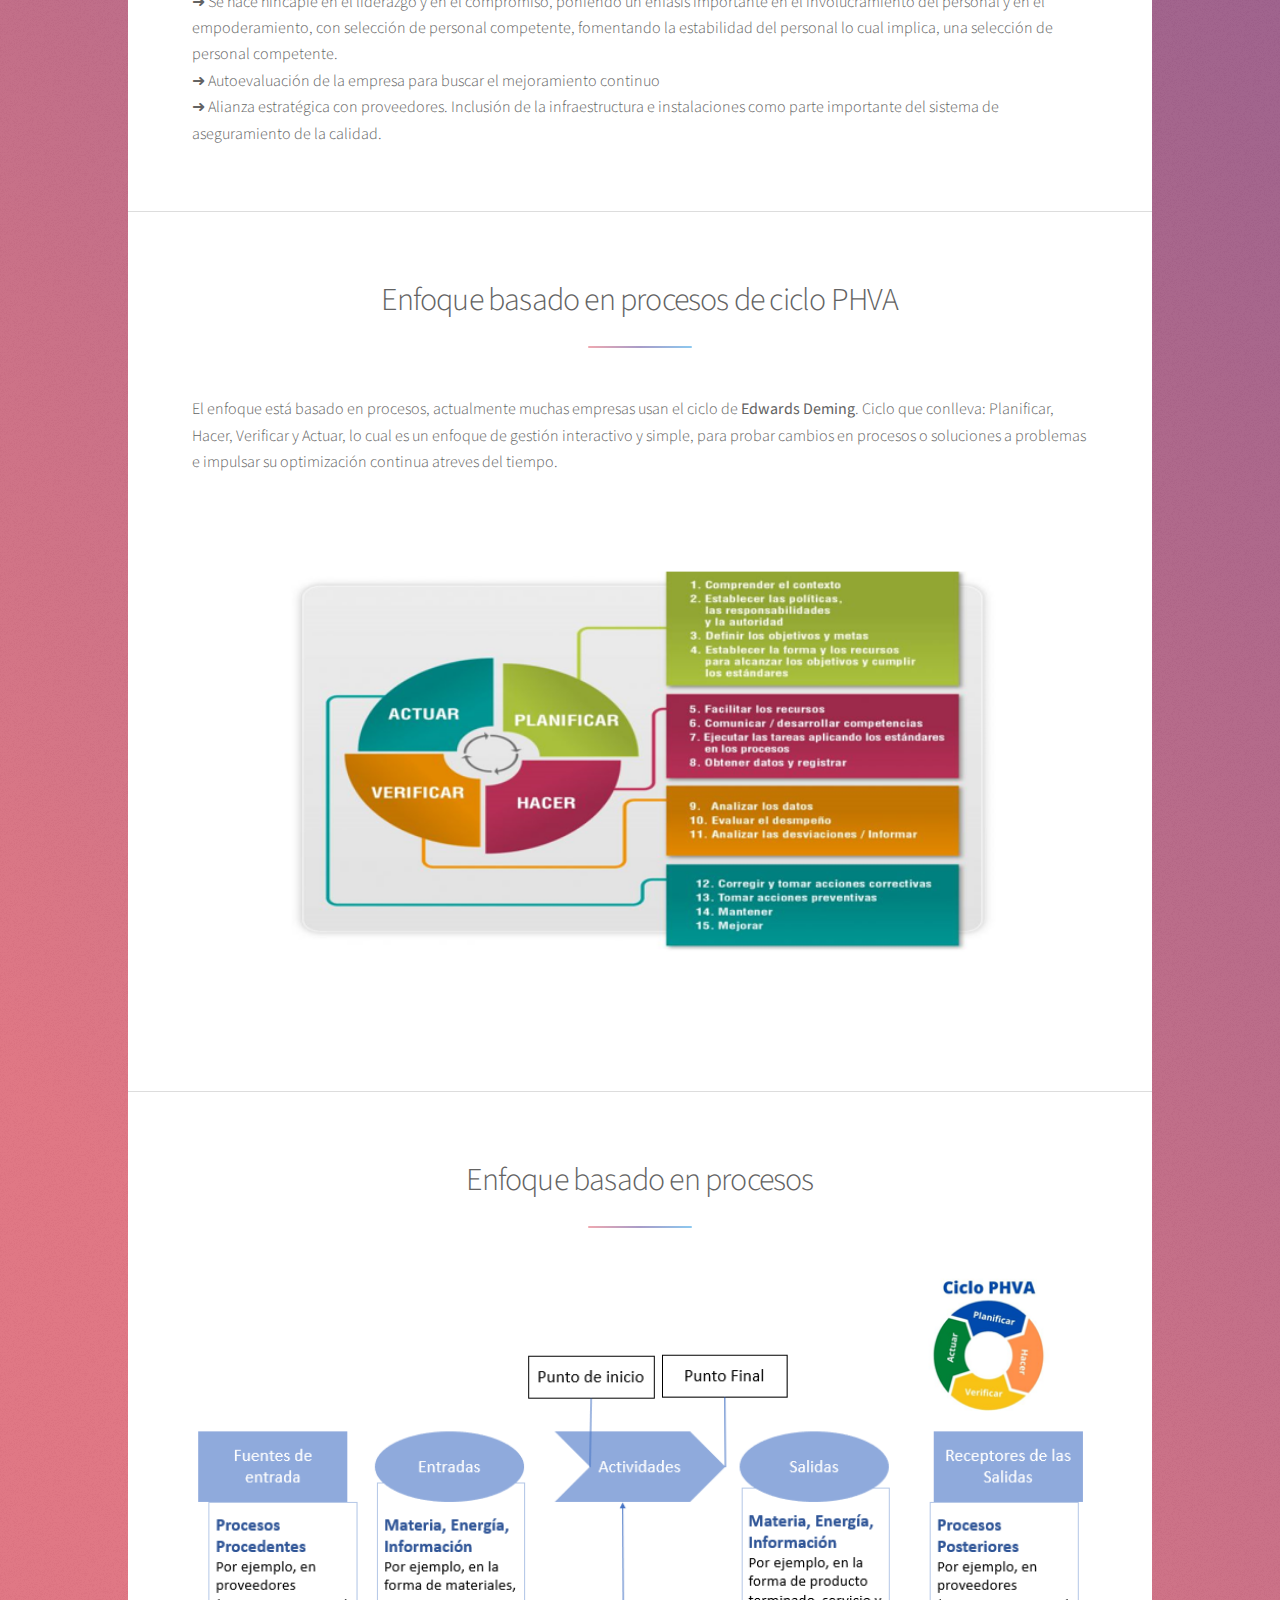
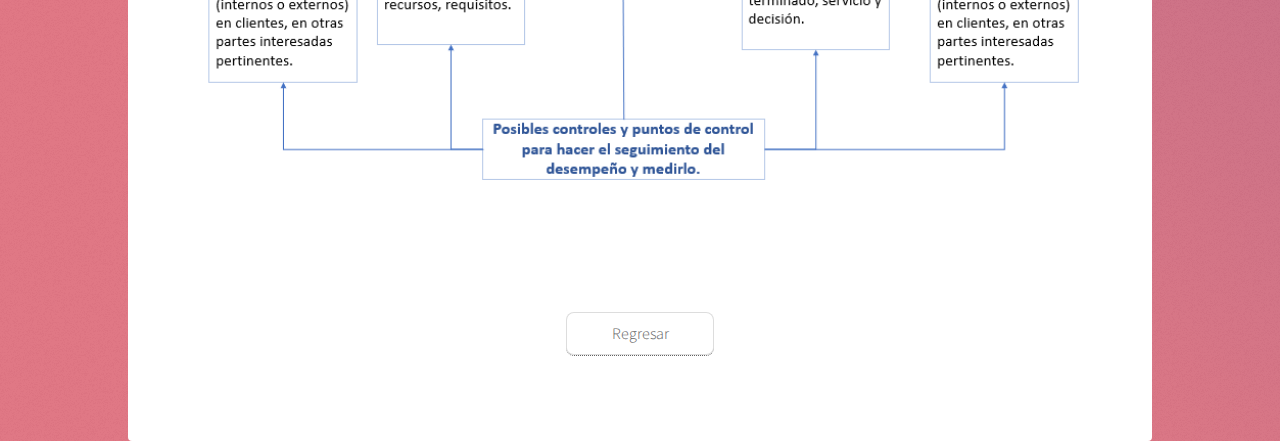
<file: iso9001.html>
<!DOCTYPE HTML>

<html>

<head>
    <title>Calidad Total</title>
    <meta charset="utf-8" />
    <meta name="viewport" content="width=device-width, initial-scale=1, user-scalable=no" />
    <link rel="stylesheet" href="assets/css/main.css" />
    <noscript><link rel="stylesheet" href="assets/css/noscript.css" /></noscript>
    <link rel="shortcut icon" href="images/logo.jpg">
</head>

<body class="is-preload">

    <!-- Wrapper -->
    <div id="wrapper">

        <!-- Header -->
        <header id="header">
            <h1>Calidad Total</h1>
            <p>ISO 9001</p>
        </header>

        <nav id="nav">
            <ul>
                <li><a href="#header">Historia</a></li>
                <li><a href="#2">Diferencia</a></li>
                <li><a href="#3">Versiones</a></li>
                <li><a href="#4">Características</a></li>
                <li><a href="#5">Estructura</a></li>
                <li><a href="#6">Beneficios</a></li>
                <li><a href="#7">Enfoque</a></li>
                <li><a href="#8">Procesos</a></li>
            </ul>
        </nav>

        <!-- Main -->
        <div id="main">

            <!-- Evolución -->
            <section id="2" class="main">
                <center>
                    <header class="major">
                        <h2>Estructura de la Norma ISO 9001 2015</h2>
                    </header>
                </center>
                <span class="image main"><img src="images/evolucion-norma.png" alt="" /></span>
            </section>
            <!-- Diferencia -->
            <section id="3" class="main">
                <center>
                    <header class="major">
                        <h2>Diferencia esctructural de las versiones 2008 y 2015
                        </h2>
                    </header>
                </center>
                <span class="image main"><img src="images/diferencia-esctructura.png" alt="" /></span>
            </section>

            <!-- Caracteristicas -->
            <section id="4" class="main">
                <div class="spotlight">
                    <div class="content">
                        <header class="major">
                            <h2>Características de la norma ISO 9001</h2>
                        </header>
                        <p>Una de las características de la norma ISO 9001:2015 es el cambio importante de estructura, pasando de los actuales 8 puntos de ISO 9001:2008 a 10 puntos en  ISO 9001:2015. También contempla aspectos como la: <b><br> • Flexibilidad
                            en función al tipo de empresa <br> • Gestión del riesgo y la acción preventiva <br> • Aplicabilidad vs exclusiones <br> • El conocimiento al servicio de la organización <br> • Restructuración de capítulos, entre otros <br> </b>
                        </p>
                    </div>
                    <span class="image"><img src="images/iso9001.png" alt="" /></span>
                </div>
            </section>

            <!-- Esctructura -->
            <section id="5" class="main">
                <center>
                    <header class="major">
                        <h2>Estructura de la Norma ISO 9001 2015</h2>
                    </header>
                </center>
                <span class="image main"><img src="images/estructura-norma.png" alt="" /></span>
            </section>
            <!-- Beneficios -->
            <section id="6" class=" main ">
                <div class="content ">
                    <header class="major ">
                        <h2>Beneficios de la norma ISO 9001:2015</h2>
                    </header>
                    <p>➜ Satisfacer las necesidades de los clientes y esforzarse en exceder sus expectativas, para retener la confianza y partes interesadas. <br>➜ Crear valor agregado en cada interacción con el cliente. <br>➜ Se hace hincapié en el liderazgo
                        y en el compromiso, poniendo un énfasis importante en el involucramiento del personal y en el empoderamiento, con selección de personal competente, fomentando la estabilidad del personal lo cual implica, una selección de personal
                        competente.
                        <br>➜ Autoevaluación de la empresa para buscar el mejoramiento continuo <br>➜ Alianza estratégica con proveedores. Inclusión de la infraestructura e instalaciones como parte importante del sistema de aseguramiento de la calidad.

                    </p>
                </div>
            </section>
            <!-- Enfoque -->
            <section id="7" class="main ">
                <div class="content ">
                    <center>
                        <header class="major ">
                            <h2>Enfoque basado en procesos de ciclo PHVA</h2>
                        </header>
                    </center>
                    <p>El enfoque está basado en procesos, actualmente muchas empresas usan el ciclo de <b>Edwards Deming</b>. Ciclo que conlleva: Planificar, Hacer, Verificar y Actuar, lo cual es un enfoque de gestión interactivo y simple, para probar cambios
                        en procesos o soluciones a problemas e impulsar su optimización continua atreves del tiempo.
                    </p>
                    <span class="image main "><img src="images/phva.png " alt=" " /></span>
                </div>
            </section>
            <!-- procesos -->
            <section id="8" class="main ">
                <div class="content ">
                    <center>
                        <header class="major ">
                            <h2>Enfoque basado en procesos</h2>
                        </header>
                    </center>
                    <span class="image main "><img src="images/procesos.png " alt=" " /></span>
                </div>
            </section>




            <footer class="major ">
                <ul class="actions special ">
                    <li><a href="index.html " class="button ">Regresar</a></li>
                </ul>
            </footer>
            <br>
            <br>

        </div>

        <!-- Footer -->
        <footer id="footer ">
            <!-- <section>
                <h2>Aliquam sed mauris</h2>
                <p>Sed lorem ipsum dolor sit amet et nullam consequat feugiat consequat magna adipiscing tempus etiam dolore veroeros. eget dapibus mauris. Cras aliquet, nisl ut viverra sollicitudin, ligula erat egestas velit, vitae tincidunt odio.</p>
                <ul class="actions ">
                    <li><a href="# " class="button ">Learn More</a></li>
                </ul>
            </section>
            <section>
                <h2>Etiam feugiat</h2>
                <dl class="alt ">
                    <dt>Address</dt>
                    <dd>1234 Somewhere Road &bull; Nashville, TN 00000 &bull; USA</dd>
                    <dt>Phone</dt>
                    <dd>(000) 000-0000 x 0000</dd>
                    <dt>Email</dt>
                    <dd><a href="# ">information@untitled.tld</a></dd>
                </dl>
                <ul class="icons ">
                    <li><a href="# " class="icon brands fa-twitter alt "><span class="label ">Twitter</span></a></li>
                    <li><a href="# " class="icon brands fa-facebook-f alt "><span class="label ">Facebook</span></a></li>
                    <li><a href="# " class="icon brands fa-instagram alt "><span class="label ">Instagram</span></a></li>
                    <li><a href="# " class="icon brands fa-github alt "><span class="label ">GitHub</span></a></li>
                    <li><a href="# " class="icon brands fa-dribbble alt "><span class="label ">Dribbble</span></a></li>
                </ul>
            </section>
            <p class="copyright ">&copy; Untitled. Design: <a href="https://html5up.net ">HTML5 UP</a>.</p>
        </footer> -->



    </div>



    <!-- Scripts -->
    <script src="assets/js/jquery.min.js "></script>
    <script src="assets/js/jquery.scrollex.min.js "></script>
    <script src="assets/js/jquery.scrolly.min.js "></script>
    <script src="assets/js/browser.min.js "></script>
    <script src="assets/js/breakpoints.min.js "></script>
    <script src="assets/js/util.js "></script>
    <script src="assets/js/main.js "></script>

</body>

</html>
</file>
<file: assets/css/noscript.css>
/* Header */

body.is-preload #header.alt>* {
    opacity: 1;
}

body.is-preload #header.alt .logo {
    -moz-transform: none;
    -webkit-transform: none;
    -ms-transform: none;
    transform: none;
}
</file>
<file: assets/css/main.css>
@import url(fontawesome-all.min.css);
@import 'https://fonts.googleapis.com/css?family=Source+Sans+Pro:300,400';
html,
body,
div,
span,
applet,
object,
iframe,
h1,
h2,
h3,
h4,
h5,
h6,
p,
blockquote,
pre,
a,
abbr,
acronym,
address,
big,
cite,
code,
del,
dfn,
em,
img,
ins,
kbd,
q,
s,
samp,
small,
strike,
strong,
sub,
sup,
tt,
var,
b,
u,
i,
center,
dl,
dt,
dd,
ol,
ul,
li,
fieldset,
form,
label,
legend,
table,
caption,
tbody,
tfoot,
thead,
tr,
th,
td,
article,
aside,
canvas,
details,
embed,
figure,
figcaption,
footer,
header,
hgroup,
menu,
nav,
output,
ruby,
section,
summary,
time,
mark,
audio,
video {
    margin: 0;
    padding: 0;
    border: 0;
    font-size: 100%;
    font: inherit;
    vertical-align: baseline;
}

article,
aside,
details,
figcaption,
figure,
footer,
header,
hgroup,
menu,
nav,
section {
    display: block;
}

body {
    line-height: 1;
}

ol,
ul {
    list-style: none;
}

blockquote,
q {
    quotes: none;
}

blockquote:before,
blockquote:after,
q:before,
q:after {
    content: '';
    content: none;
}

table {
    border-collapse: collapse;
    border-spacing: 0;
}

body {
    -webkit-text-size-adjust: none;
}

mark {
    background-color: transparent;
    color: inherit;
}

input::-moz-focus-inner {
    border: 0;
    padding: 0;
}

input,
select,
textarea {
    -moz-appearance: none;
    -webkit-appearance: none;
    -ms-appearance: none;
    appearance: none;
}


/* Basic */

@-ms-viewport {
    width: device-width;
}

body {
    -ms-overflow-style: scrollbar;
}

@media screen and (max-width: 480px) {
    html,
    body {
        min-width: 320px;
    }
}

html {
    box-sizing: border-box;
}

*,
*:before,
*:after {
    box-sizing: inherit;
}

body {
    background-color: #935d8c;
    background-image: url("images/overlay.png"), -moz-linear-gradient(45deg, #e37682 15%, #5f4d93 85%);
    background-image: url("images/overlay.png"), -webkit-linear-gradient(45deg, #e37682 15%, #5f4d93 85%);
    background-image: url("images/overlay.png"), -ms-linear-gradient(45deg, #e37682 15%, #5f4d93 85%);
    background-image: url("images/overlay.png"), linear-gradient(45deg, #e37682 15%, #5f4d93 85%);
}

body.is-preload *,
body.is-preload *:before,
body.is-preload *:after {
    -moz-animation: none !important;
    -webkit-animation: none !important;
    -ms-animation: none !important;
    animation: none !important;
    -moz-transition: none !important;
    -webkit-transition: none !important;
    -ms-transition: none !important;
    transition: none !important;
}


/* Type */

body {
    background-color: #935d8c;
    color: rgba(255, 255, 255, 0.65);
}

body,
input,
select,
textarea {
    font-family: "Source Sans Pro", Helvetica, sans-serif;
    font-size: 17pt;
    font-weight: 300;
    line-height: 1.65;
}

@media screen and (max-width: 1680px) {
    body,
    input,
    select,
    textarea {
        font-size: 14pt;
    }
}

@media screen and (max-width: 1280px) {
    body,
    input,
    select,
    textarea {
        font-size: 12pt;
    }
}

@media screen and (max-width: 360px) {
    body,
    input,
    select,
    textarea {
        font-size: 11pt;
    }
}

a {
    -moz-transition: color 0.2s ease, border-bottom 0.2s ease;
    -webkit-transition: color 0.2s ease, border-bottom 0.2s ease;
    -ms-transition: color 0.2s ease, border-bottom 0.2s ease;
    transition: color 0.2s ease, border-bottom 0.2s ease;
    text-decoration: none;
    border-bottom: dotted 1px;
    color: inherit;
}

a:hover {
    border-bottom-color: transparent;
}

strong,
b {
    font-weight: 400;
}

em,
i {
    font-style: italic;
}

p {
    margin: 0 0 2em 0;
}

p.content {
    -moz-columns: 20em 2;
    -webkit-columns: 20em 2;
    -ms-columns: 20em 2;
    columns: 20em 2;
    -moz-column-gap: 2em;
    -webkit-column-gap: 2em;
    -ms-column-gap: 2em;
    column-gap: 2em;
    text-align: justify;
}

h1,
h2,
h3,
h4,
h5,
h6 {
    font-weight: 300;
    line-height: 1.5;
    margin: 0 0 0.7em 0;
    letter-spacing: -0.025em;
}

h1 a,
h2 a,
h3 a,
h4 a,
h5 a,
h6 a {
    color: inherit;
    text-decoration: none;
}

h1 {
    font-size: 2.5em;
    line-height: 1.2;
}

h2 {
    font-size: 1.5em;
}

h3 {
    font-size: 1.25em;
}

h4 {
    font-size: 1.1em;
}

h5 {
    font-size: 0.9em;
}

h6 {
    font-size: 0.7em;
}

@media screen and (max-width: 736px) {
    h1 {
        font-size: 2em;
    }
}

sub {
    font-size: 0.8em;
    position: relative;
    top: 0.5em;
}

sup {
    font-size: 0.8em;
    position: relative;
    top: -0.5em;
}

blockquote {
    border-left: solid 4px;
    font-style: italic;
    margin: 0 0 2em 0;
    padding: 0.5em 0 0.5em 2em;
}

code {
    border-radius: 8px;
    border: solid 1px;
    font-family: "Courier New", monospace;
    font-size: 0.9em;
    margin: 0 0.25em;
    padding: 0.25em 0.65em;
}

pre {
    -webkit-overflow-scrolling: touch;
    font-family: "Courier New", monospace;
    font-size: 0.9em;
    margin: 0 0 2em 0;
}

pre code {
    display: block;
    line-height: 1.75;
    padding: 1em 1.5em;
    overflow-x: auto;
}

hr {
    border: 0;
    border-bottom: solid 1px;
    margin: 2em 0;
}

hr.major {
    margin: 3em 0;
}

.align-left {
    text-align: left;
}

.align-center {
    text-align: center;
}

.align-right {
    text-align: right;
}

input,
select,
textarea {
    color: #ffffff;
}

a:hover {
    color: #ffffff;
}

strong,
b {
    color: #ffffff;
}

h1,
h2,
h3,
h4,
h5,
h6 {
    color: #ffffff;
}

blockquote {
    border-left-color: rgba(255, 255, 255, 0.35);
}

code {
    background: rgba(255, 255, 255, 0.075);
    border-color: rgba(255, 255, 255, 0.35);
}

hr {
    border-bottom-color: rgba(255, 255, 255, 0.35);
}


/* Row */

.row {
    display: flex;
    flex-wrap: wrap;
    box-sizing: border-box;
    align-items: stretch;
}

.row>* {
    box-sizing: border-box;
}

.row.gtr-uniform>*> :last-child {
    margin-bottom: 0;
}

.row.aln-left {
    justify-content: flex-start;
}

.row.aln-center {
    justify-content: center;
}

.row.aln-right {
    justify-content: flex-end;
}

.row.aln-top {
    align-items: flex-start;
}

.row.aln-middle {
    align-items: center;
}

.row.aln-bottom {
    align-items: flex-end;
}

.row>.imp {
    order: -1;
}

.row>.col-1 {
    width: 8.33333%;
}

.row>.off-1 {
    margin-left: 8.33333%;
}

.row>.col-2 {
    width: 16.66667%;
}

.row>.off-2 {
    margin-left: 16.66667%;
}

.row>.col-3 {
    width: 25%;
}

.row>.off-3 {
    margin-left: 25%;
}

.row>.col-4 {
    width: 33.33333%;
}

.row>.off-4 {
    margin-left: 33.33333%;
}

.row>.col-5 {
    width: 41.66667%;
}

.row>.off-5 {
    margin-left: 41.66667%;
}

.row>.col-6 {
    width: 50%;
}

.row>.off-6 {
    margin-left: 50%;
}

.row>.col-7 {
    width: 58.33333%;
}

.row>.off-7 {
    margin-left: 58.33333%;
}

.row>.col-8 {
    width: 66.66667%;
}

.row>.off-8 {
    margin-left: 66.66667%;
}

.row>.col-9 {
    width: 75%;
}

.row>.off-9 {
    margin-left: 75%;
}

.row>.col-10 {
    width: 83.33333%;
}

.row>.off-10 {
    margin-left: 83.33333%;
}

.row>.col-11 {
    width: 91.66667%;
}

.row>.off-11 {
    margin-left: 91.66667%;
}

.row>.col-12 {
    width: 100%;
}

.row>.off-12 {
    margin-left: 100%;
}

.row.gtr-0 {
    margin-top: 0;
    margin-left: 0em;
}

.row.gtr-0>* {
    padding: 0 0 0 0em;
}

.row.gtr-0.gtr-uniform {
    margin-top: 0em;
}

.row.gtr-0.gtr-uniform>* {
    padding-top: 0em;
}

.row.gtr-25 {
    margin-top: 0;
    margin-left: -0.375em;
}

.row.gtr-25>* {
    padding: 0 0 0 0.375em;
}

.row.gtr-25.gtr-uniform {
    margin-top: -0.375em;
}

.row.gtr-25.gtr-uniform>* {
    padding-top: 0.375em;
}

.row.gtr-50 {
    margin-top: 0;
    margin-left: -0.75em;
}

.row.gtr-50>* {
    padding: 0 0 0 0.75em;
}

.row.gtr-50.gtr-uniform {
    margin-top: -0.75em;
}

.row.gtr-50.gtr-uniform>* {
    padding-top: 0.75em;
}

.row {
    margin-top: 0;
    margin-left: -1.5em;
}

.row>* {
    padding: 0 0 0 1.5em;
}

.row.gtr-uniform {
    margin-top: -1.5em;
}

.row.gtr-uniform>* {
    padding-top: 1.5em;
}

.row.gtr-150 {
    margin-top: 0;
    margin-left: -2.25em;
}

.row.gtr-150>* {
    padding: 0 0 0 2.25em;
}

.row.gtr-150.gtr-uniform {
    margin-top: -2.25em;
}

.row.gtr-150.gtr-uniform>* {
    padding-top: 2.25em;
}

.row.gtr-200 {
    margin-top: 0;
    margin-left: -3em;
}

.row.gtr-200>* {
    padding: 0 0 0 3em;
}

.row.gtr-200.gtr-uniform {
    margin-top: -3em;
}

.row.gtr-200.gtr-uniform>* {
    padding-top: 3em;
}

@media screen and (max-width: 1680px) {
    .row {
        display: flex;
        flex-wrap: wrap;
        box-sizing: border-box;
        align-items: stretch;
    }
    .row>* {
        box-sizing: border-box;
    }
    .row.gtr-uniform>*> :last-child {
        margin-bottom: 0;
    }
    .row.aln-left {
        justify-content: flex-start;
    }
    .row.aln-center {
        justify-content: center;
    }
    .row.aln-right {
        justify-content: flex-end;
    }
    .row.aln-top {
        align-items: flex-start;
    }
    .row.aln-middle {
        align-items: center;
    }
    .row.aln-bottom {
        align-items: flex-end;
    }
    .row>.imp-xlarge {
        order: -1;
    }
    .row>.col-1-xlarge {
        width: 8.33333%;
    }
    .row>.off-1-xlarge {
        margin-left: 8.33333%;
    }
    .row>.col-2-xlarge {
        width: 16.66667%;
    }
    .row>.off-2-xlarge {
        margin-left: 16.66667%;
    }
    .row>.col-3-xlarge {
        width: 25%;
    }
    .row>.off-3-xlarge {
        margin-left: 25%;
    }
    .row>.col-4-xlarge {
        width: 33.33333%;
    }
    .row>.off-4-xlarge {
        margin-left: 33.33333%;
    }
    .row>.col-5-xlarge {
        width: 41.66667%;
    }
    .row>.off-5-xlarge {
        margin-left: 41.66667%;
    }
    .row>.col-6-xlarge {
        width: 50%;
    }
    .row>.off-6-xlarge {
        margin-left: 50%;
    }
    .row>.col-7-xlarge {
        width: 58.33333%;
    }
    .row>.off-7-xlarge {
        margin-left: 58.33333%;
    }
    .row>.col-8-xlarge {
        width: 66.66667%;
    }
    .row>.off-8-xlarge {
        margin-left: 66.66667%;
    }
    .row>.col-9-xlarge {
        width: 75%;
    }
    .row>.off-9-xlarge {
        margin-left: 75%;
    }
    .row>.col-10-xlarge {
        width: 83.33333%;
    }
    .row>.off-10-xlarge {
        margin-left: 83.33333%;
    }
    .row>.col-11-xlarge {
        width: 91.66667%;
    }
    .row>.off-11-xlarge {
        margin-left: 91.66667%;
    }
    .row>.col-12-xlarge {
        width: 100%;
    }
    .row>.off-12-xlarge {
        margin-left: 100%;
    }
    .row.gtr-0 {
        margin-top: 0;
        margin-left: 0em;
    }
    .row.gtr-0>* {
        padding: 0 0 0 0em;
    }
    .row.gtr-0.gtr-uniform {
        margin-top: 0em;
    }
    .row.gtr-0.gtr-uniform>* {
        padding-top: 0em;
    }
    .row.gtr-25 {
        margin-top: 0;
        margin-left: -0.375em;
    }
    .row.gtr-25>* {
        padding: 0 0 0 0.375em;
    }
    .row.gtr-25.gtr-uniform {
        margin-top: -0.375em;
    }
    .row.gtr-25.gtr-uniform>* {
        padding-top: 0.375em;
    }
    .row.gtr-50 {
        margin-top: 0;
        margin-left: -0.75em;
    }
    .row.gtr-50>* {
        padding: 0 0 0 0.75em;
    }
    .row.gtr-50.gtr-uniform {
        margin-top: -0.75em;
    }
    .row.gtr-50.gtr-uniform>* {
        padding-top: 0.75em;
    }
    .row {
        margin-top: 0;
        margin-left: -1.5em;
    }
    .row>* {
        padding: 0 0 0 1.5em;
    }
    .row.gtr-uniform {
        margin-top: -1.5em;
    }
    .row.gtr-uniform>* {
        padding-top: 1.5em;
    }
    .row.gtr-150 {
        margin-top: 0;
        margin-left: -2.25em;
    }
    .row.gtr-150>* {
        padding: 0 0 0 2.25em;
    }
    .row.gtr-150.gtr-uniform {
        margin-top: -2.25em;
    }
    .row.gtr-150.gtr-uniform>* {
        padding-top: 2.25em;
    }
    .row.gtr-200 {
        margin-top: 0;
        margin-left: -3em;
    }
    .row.gtr-200>* {
        padding: 0 0 0 3em;
    }
    .row.gtr-200.gtr-uniform {
        margin-top: -3em;
    }
    .row.gtr-200.gtr-uniform>* {
        padding-top: 3em;
    }
}

@media screen and (max-width: 1280px) {
    .row {
        display: flex;
        flex-wrap: wrap;
        box-sizing: border-box;
        align-items: stretch;
    }
    .row>* {
        box-sizing: border-box;
    }
    .row.gtr-uniform>*> :last-child {
        margin-bottom: 0;
    }
    .row.aln-left {
        justify-content: flex-start;
    }
    .row.aln-center {
        justify-content: center;
    }
    .row.aln-right {
        justify-content: flex-end;
    }
    .row.aln-top {
        align-items: flex-start;
    }
    .row.aln-middle {
        align-items: center;
    }
    .row.aln-bottom {
        align-items: flex-end;
    }
    .row>.imp-large {
        order: -1;
    }
    .row>.col-1-large {
        width: 8.33333%;
    }
    .row>.off-1-large {
        margin-left: 8.33333%;
    }
    .row>.col-2-large {
        width: 16.66667%;
    }
    .row>.off-2-large {
        margin-left: 16.66667%;
    }
    .row>.col-3-large {
        width: 25%;
    }
    .row>.off-3-large {
        margin-left: 25%;
    }
    .row>.col-4-large {
        width: 33.33333%;
    }
    .row>.off-4-large {
        margin-left: 33.33333%;
    }
    .row>.col-5-large {
        width: 41.66667%;
    }
    .row>.off-5-large {
        margin-left: 41.66667%;
    }
    .row>.col-6-large {
        width: 50%;
    }
    .row>.off-6-large {
        margin-left: 50%;
    }
    .row>.col-7-large {
        width: 58.33333%;
    }
    .row>.off-7-large {
        margin-left: 58.33333%;
    }
    .row>.col-8-large {
        width: 66.66667%;
    }
    .row>.off-8-large {
        margin-left: 66.66667%;
    }
    .row>.col-9-large {
        width: 75%;
    }
    .row>.off-9-large {
        margin-left: 75%;
    }
    .row>.col-10-large {
        width: 83.33333%;
    }
    .row>.off-10-large {
        margin-left: 83.33333%;
    }
    .row>.col-11-large {
        width: 91.66667%;
    }
    .row>.off-11-large {
        margin-left: 91.66667%;
    }
    .row>.col-12-large {
        width: 100%;
    }
    .row>.off-12-large {
        margin-left: 100%;
    }
    .row.gtr-0 {
        margin-top: 0;
        margin-left: 0em;
    }
    .row.gtr-0>* {
        padding: 0 0 0 0em;
    }
    .row.gtr-0.gtr-uniform {
        margin-top: 0em;
    }
    .row.gtr-0.gtr-uniform>* {
        padding-top: 0em;
    }
    .row.gtr-25 {
        margin-top: 0;
        margin-left: -0.375em;
    }
    .row.gtr-25>* {
        padding: 0 0 0 0.375em;
    }
    .row.gtr-25.gtr-uniform {
        margin-top: -0.375em;
    }
    .row.gtr-25.gtr-uniform>* {
        padding-top: 0.375em;
    }
    .row.gtr-50 {
        margin-top: 0;
        margin-left: -0.75em;
    }
    .row.gtr-50>* {
        padding: 0 0 0 0.75em;
    }
    .row.gtr-50.gtr-uniform {
        margin-top: -0.75em;
    }
    .row.gtr-50.gtr-uniform>* {
        padding-top: 0.75em;
    }
    .row {
        margin-top: 0;
        margin-left: -1.5em;
    }
    .row>* {
        padding: 0 0 0 1.5em;
    }
    .row.gtr-uniform {
        margin-top: -1.5em;
    }
    .row.gtr-uniform>* {
        padding-top: 1.5em;
    }
    .row.gtr-150 {
        margin-top: 0;
        margin-left: -2.25em;
    }
    .row.gtr-150>* {
        padding: 0 0 0 2.25em;
    }
    .row.gtr-150.gtr-uniform {
        margin-top: -2.25em;
    }
    .row.gtr-150.gtr-uniform>* {
        padding-top: 2.25em;
    }
    .row.gtr-200 {
        margin-top: 0;
        margin-left: -3em;
    }
    .row.gtr-200>* {
        padding: 0 0 0 3em;
    }
    .row.gtr-200.gtr-uniform {
        margin-top: -3em;
    }
    .row.gtr-200.gtr-uniform>* {
        padding-top: 3em;
    }
}

@media screen and (max-width: 980px) {
    .row {
        display: flex;
        flex-wrap: wrap;
        box-sizing: border-box;
        align-items: stretch;
    }
    .row>* {
        box-sizing: border-box;
    }
    .row.gtr-uniform>*> :last-child {
        margin-bottom: 0;
    }
    .row.aln-left {
        justify-content: flex-start;
    }
    .row.aln-center {
        justify-content: center;
    }
    .row.aln-right {
        justify-content: flex-end;
    }
    .row.aln-top {
        align-items: flex-start;
    }
    .row.aln-middle {
        align-items: center;
    }
    .row.aln-bottom {
        align-items: flex-end;
    }
    .row>.imp-medium {
        order: -1;
    }
    .row>.col-1-medium {
        width: 8.33333%;
    }
    .row>.off-1-medium {
        margin-left: 8.33333%;
    }
    .row>.col-2-medium {
        width: 16.66667%;
    }
    .row>.off-2-medium {
        margin-left: 16.66667%;
    }
    .row>.col-3-medium {
        width: 25%;
    }
    .row>.off-3-medium {
        margin-left: 25%;
    }
    .row>.col-4-medium {
        width: 33.33333%;
    }
    .row>.off-4-medium {
        margin-left: 33.33333%;
    }
    .row>.col-5-medium {
        width: 41.66667%;
    }
    .row>.off-5-medium {
        margin-left: 41.66667%;
    }
    .row>.col-6-medium {
        width: 50%;
    }
    .row>.off-6-medium {
        margin-left: 50%;
    }
    .row>.col-7-medium {
        width: 58.33333%;
    }
    .row>.off-7-medium {
        margin-left: 58.33333%;
    }
    .row>.col-8-medium {
        width: 66.66667%;
    }
    .row>.off-8-medium {
        margin-left: 66.66667%;
    }
    .row>.col-9-medium {
        width: 75%;
    }
    .row>.off-9-medium {
        margin-left: 75%;
    }
    .row>.col-10-medium {
        width: 83.33333%;
    }
    .row>.off-10-medium {
        margin-left: 83.33333%;
    }
    .row>.col-11-medium {
        width: 91.66667%;
    }
    .row>.off-11-medium {
        margin-left: 91.66667%;
    }
    .row>.col-12-medium {
        width: 100%;
    }
    .row>.off-12-medium {
        margin-left: 100%;
    }
    .row.gtr-0 {
        margin-top: 0;
        margin-left: 0em;
    }
    .row.gtr-0>* {
        padding: 0 0 0 0em;
    }
    .row.gtr-0.gtr-uniform {
        margin-top: 0em;
    }
    .row.gtr-0.gtr-uniform>* {
        padding-top: 0em;
    }
    .row.gtr-25 {
        margin-top: 0;
        margin-left: -0.375em;
    }
    .row.gtr-25>* {
        padding: 0 0 0 0.375em;
    }
    .row.gtr-25.gtr-uniform {
        margin-top: -0.375em;
    }
    .row.gtr-25.gtr-uniform>* {
        padding-top: 0.375em;
    }
    .row.gtr-50 {
        margin-top: 0;
        margin-left: -0.75em;
    }
    .row.gtr-50>* {
        padding: 0 0 0 0.75em;
    }
    .row.gtr-50.gtr-uniform {
        margin-top: -0.75em;
    }
    .row.gtr-50.gtr-uniform>* {
        padding-top: 0.75em;
    }
    .row {
        margin-top: 0;
        margin-left: -1.5em;
    }
    .row>* {
        padding: 0 0 0 1.5em;
    }
    .row.gtr-uniform {
        margin-top: -1.5em;
    }
    .row.gtr-uniform>* {
        padding-top: 1.5em;
    }
    .row.gtr-150 {
        margin-top: 0;
        margin-left: -2.25em;
    }
    .row.gtr-150>* {
        padding: 0 0 0 2.25em;
    }
    .row.gtr-150.gtr-uniform {
        margin-top: -2.25em;
    }
    .row.gtr-150.gtr-uniform>* {
        padding-top: 2.25em;
    }
    .row.gtr-200 {
        margin-top: 0;
        margin-left: -3em;
    }
    .row.gtr-200>* {
        padding: 0 0 0 3em;
    }
    .row.gtr-200.gtr-uniform {
        margin-top: -3em;
    }
    .row.gtr-200.gtr-uniform>* {
        padding-top: 3em;
    }
}

@media screen and (max-width: 736px) {
    .row {
        display: flex;
        flex-wrap: wrap;
        box-sizing: border-box;
        align-items: stretch;
    }
    .row>* {
        box-sizing: border-box;
    }
    .row.gtr-uniform>*> :last-child {
        margin-bottom: 0;
    }
    .row.aln-left {
        justify-content: flex-start;
    }
    .row.aln-center {
        justify-content: center;
    }
    .row.aln-right {
        justify-content: flex-end;
    }
    .row.aln-top {
        align-items: flex-start;
    }
    .row.aln-middle {
        align-items: center;
    }
    .row.aln-bottom {
        align-items: flex-end;
    }
    .row>.imp-small {
        order: -1;
    }
    .row>.col-1-small {
        width: 8.33333%;
    }
    .row>.off-1-small {
        margin-left: 8.33333%;
    }
    .row>.col-2-small {
        width: 16.66667%;
    }
    .row>.off-2-small {
        margin-left: 16.66667%;
    }
    .row>.col-3-small {
        width: 25%;
    }
    .row>.off-3-small {
        margin-left: 25%;
    }
    .row>.col-4-small {
        width: 33.33333%;
    }
    .row>.off-4-small {
        margin-left: 33.33333%;
    }
    .row>.col-5-small {
        width: 41.66667%;
    }
    .row>.off-5-small {
        margin-left: 41.66667%;
    }
    .row>.col-6-small {
        width: 50%;
    }
    .row>.off-6-small {
        margin-left: 50%;
    }
    .row>.col-7-small {
        width: 58.33333%;
    }
    .row>.off-7-small {
        margin-left: 58.33333%;
    }
    .row>.col-8-small {
        width: 66.66667%;
    }
    .row>.off-8-small {
        margin-left: 66.66667%;
    }
    .row>.col-9-small {
        width: 75%;
    }
    .row>.off-9-small {
        margin-left: 75%;
    }
    .row>.col-10-small {
        width: 83.33333%;
    }
    .row>.off-10-small {
        margin-left: 83.33333%;
    }
    .row>.col-11-small {
        width: 91.66667%;
    }
    .row>.off-11-small {
        margin-left: 91.66667%;
    }
    .row>.col-12-small {
        width: 100%;
    }
    .row>.off-12-small {
        margin-left: 100%;
    }
    .row.gtr-0 {
        margin-top: 0;
        margin-left: 0em;
    }
    .row.gtr-0>* {
        padding: 0 0 0 0em;
    }
    .row.gtr-0.gtr-uniform {
        margin-top: 0em;
    }
    .row.gtr-0.gtr-uniform>* {
        padding-top: 0em;
    }
    .row.gtr-25 {
        margin-top: 0;
        margin-left: -0.25em;
    }
    .row.gtr-25>* {
        padding: 0 0 0 0.25em;
    }
    .row.gtr-25.gtr-uniform {
        margin-top: -0.25em;
    }
    .row.gtr-25.gtr-uniform>* {
        padding-top: 0.25em;
    }
    .row.gtr-50 {
        margin-top: 0;
        margin-left: -0.5em;
    }
    .row.gtr-50>* {
        padding: 0 0 0 0.5em;
    }
    .row.gtr-50.gtr-uniform {
        margin-top: -0.5em;
    }
    .row.gtr-50.gtr-uniform>* {
        padding-top: 0.5em;
    }
    .row {
        margin-top: 0;
        margin-left: -1em;
    }
    .row>* {
        padding: 0 0 0 1em;
    }
    .row.gtr-uniform {
        margin-top: -1em;
    }
    .row.gtr-uniform>* {
        padding-top: 1em;
    }
    .row.gtr-150 {
        margin-top: 0;
        margin-left: -1.5em;
    }
    .row.gtr-150>* {
        padding: 0 0 0 1.5em;
    }
    .row.gtr-150.gtr-uniform {
        margin-top: -1.5em;
    }
    .row.gtr-150.gtr-uniform>* {
        padding-top: 1.5em;
    }
    .row.gtr-200 {
        margin-top: 0;
        margin-left: -2em;
    }
    .row.gtr-200>* {
        padding: 0 0 0 2em;
    }
    .row.gtr-200.gtr-uniform {
        margin-top: -2em;
    }
    .row.gtr-200.gtr-uniform>* {
        padding-top: 2em;
    }
}

@media screen and (max-width: 480px) {
    .row {
        display: flex;
        flex-wrap: wrap;
        box-sizing: border-box;
        align-items: stretch;
    }
    .row>* {
        box-sizing: border-box;
    }
    .row.gtr-uniform>*> :last-child {
        margin-bottom: 0;
    }
    .row.aln-left {
        justify-content: flex-start;
    }
    .row.aln-center {
        justify-content: center;
    }
    .row.aln-right {
        justify-content: flex-end;
    }
    .row.aln-top {
        align-items: flex-start;
    }
    .row.aln-middle {
        align-items: center;
    }
    .row.aln-bottom {
        align-items: flex-end;
    }
    .row>.imp-xsmall {
        order: -1;
    }
    .row>.col-1-xsmall {
        width: 8.33333%;
    }
    .row>.off-1-xsmall {
        margin-left: 8.33333%;
    }
    .row>.col-2-xsmall {
        width: 16.66667%;
    }
    .row>.off-2-xsmall {
        margin-left: 16.66667%;
    }
    .row>.col-3-xsmall {
        width: 25%;
    }
    .row>.off-3-xsmall {
        margin-left: 25%;
    }
    .row>.col-4-xsmall {
        width: 33.33333%;
    }
    .row>.off-4-xsmall {
        margin-left: 33.33333%;
    }
    .row>.col-5-xsmall {
        width: 41.66667%;
    }
    .row>.off-5-xsmall {
        margin-left: 41.66667%;
    }
    .row>.col-6-xsmall {
        width: 50%;
    }
    .row>.off-6-xsmall {
        margin-left: 50%;
    }
    .row>.col-7-xsmall {
        width: 58.33333%;
    }
    .row>.off-7-xsmall {
        margin-left: 58.33333%;
    }
    .row>.col-8-xsmall {
        width: 66.66667%;
    }
    .row>.off-8-xsmall {
        margin-left: 66.66667%;
    }
    .row>.col-9-xsmall {
        width: 75%;
    }
    .row>.off-9-xsmall {
        margin-left: 75%;
    }
    .row>.col-10-xsmall {
        width: 83.33333%;
    }
    .row>.off-10-xsmall {
        margin-left: 83.33333%;
    }
    .row>.col-11-xsmall {
        width: 91.66667%;
    }
    .row>.off-11-xsmall {
        margin-left: 91.66667%;
    }
    .row>.col-12-xsmall {
        width: 100%;
    }
    .row>.off-12-xsmall {
        margin-left: 100%;
    }
    .row.gtr-0 {
        margin-top: 0;
        margin-left: 0em;
    }
    .row.gtr-0>* {
        padding: 0 0 0 0em;
    }
    .row.gtr-0.gtr-uniform {
        margin-top: 0em;
    }
    .row.gtr-0.gtr-uniform>* {
        padding-top: 0em;
    }
    .row.gtr-25 {
        margin-top: 0;
        margin-left: -0.3125em;
    }
    .row.gtr-25>* {
        padding: 0 0 0 0.3125em;
    }
    .row.gtr-25.gtr-uniform {
        margin-top: -0.3125em;
    }
    .row.gtr-25.gtr-uniform>* {
        padding-top: 0.3125em;
    }
    .row.gtr-50 {
        margin-top: 0;
        margin-left: -0.625em;
    }
    .row.gtr-50>* {
        padding: 0 0 0 0.625em;
    }
    .row.gtr-50.gtr-uniform {
        margin-top: -0.625em;
    }
    .row.gtr-50.gtr-uniform>* {
        padding-top: 0.625em;
    }
    .row {
        margin-top: 0;
        margin-left: -1.25em;
    }
    .row>* {
        padding: 0 0 0 1.25em;
    }
    .row.gtr-uniform {
        margin-top: -1.25em;
    }
    .row.gtr-uniform>* {
        padding-top: 1.25em;
    }
    .row.gtr-150 {
        margin-top: 0;
        margin-left: -1.875em;
    }
    .row.gtr-150>* {
        padding: 0 0 0 1.875em;
    }
    .row.gtr-150.gtr-uniform {
        margin-top: -1.875em;
    }
    .row.gtr-150.gtr-uniform>* {
        padding-top: 1.875em;
    }
    .row.gtr-200 {
        margin-top: 0;
        margin-left: -2.5em;
    }
    .row.gtr-200>* {
        padding: 0 0 0 2.5em;
    }
    .row.gtr-200.gtr-uniform {
        margin-top: -2.5em;
    }
    .row.gtr-200.gtr-uniform>* {
        padding-top: 2.5em;
    }
}


/* Box */

.box {
    border-radius: 8px;
    border: solid;
    margin-bottom: 2em;
    padding: 1.5em;
}

.box> :last-child,
.box> :last-child> :last-child,
.box> :last-child> :last-child> :last-child {
    margin-bottom: 0;
}

.box.alt {
    border: 0;
    border-radius: 0;
    padding: 0;
}

.box {
    border-color: rgba(255, 255, 255, 0.35);
}


/* Button */

input[type="submit"],
input[type="reset"],
input[type="button"],
button,
.button {
    -moz-appearance: none;
    -webkit-appearance: none;
    -ms-appearance: none;
    appearance: none;
    -moz-transition: background-color 0.2s ease-in-out, color 0.2s ease-in-out;
    -webkit-transition: background-color 0.2s ease-in-out, color 0.2s ease-in-out;
    -ms-transition: background-color 0.2s ease-in-out, color 0.2s ease-in-out;
    transition: background-color 0.2s ease-in-out, color 0.2s ease-in-out;
    border-radius: 8px;
    border: 1;
    cursor: pointer;
    display: inline-block;
    font-weight: 300;
    height: 2.75em;
    line-height: 2.75em;
    min-width: 9.25em;
    padding: 0 1.5em;
    text-align: center;
    text-decoration: none;
    white-space: nowrap;
}

input[type="submit"].icon,
input[type="reset"].icon,
input[type="button"].icon,
button.icon,
.button.icon {
    padding-left: 1.35em;
}

input[type="submit"].icon:before,
input[type="reset"].icon:before,
input[type="button"].icon:before,
button.icon:before,
.button.icon:before {
    margin-right: 0.5em;
}

input[type="submit"].fit,
input[type="reset"].fit,
input[type="button"].fit,
button.fit,
.button.fit {
    width: 100%;
}

input[type="submit"].small,
input[type="reset"].small,
input[type="button"].small,
button.small,
.button.small {
    font-size: 0.8em;
}

input[type="submit"].large,
input[type="reset"].large,
input[type="button"].large,
button.large,
.button.large {
    font-size: 1.35em;
}

input[type="submit"].disabled,
input[type="submit"]:disabled,
input[type="reset"].disabled,
input[type="reset"]:disabled,
input[type="button"].disabled,
input[type="button"]:disabled,
button.disabled,
button:disabled,
.button.disabled,
.button:disabled {
    pointer-events: none;
    opacity: 0.25;
}

@media screen and (max-width: 736px) {
    input[type="submit"],
    input[type="reset"],
    input[type="button"],
    button,
    .button {
        min-width: 0;
    }
}

input[type="submit"],
input[type="reset"],
input[type="button"],
button,
.button {
    background-color: transparent;
    box-shadow: inset 0 0 0 1px rgba(255, 255, 255, 0.35);
    color: #ffffff !important;
}

input[type="submit"]:hover,
input[type="reset"]:hover,
input[type="button"]:hover,
button:hover,
.button:hover {
    background-color: rgba(255, 255, 255, 0.075);
}

input[type="submit"]:active,
input[type="reset"]:active,
input[type="button"]:active,
button:active,
.button:active {
    background-color: rgba(255, 255, 255, 0.2);
}

input[type="submit"].icon:before,
input[type="reset"].icon:before,
input[type="button"].icon:before,
button.icon:before,
.button.icon:before {
    color: rgba(255, 255, 255, 0.5);
}

input[type="submit"].primary,
input[type="reset"].primary,
input[type="button"].primary,
button.primary,
.button.primary {
    background-color: #8cc9f0;
    color: #ffffff !important;
    box-shadow: none;
}

input[type="submit"].primary:hover,
input[type="reset"].primary:hover,
input[type="button"].primary:hover,
button.primary:hover,
.button.primary:hover {
    background-color: #9acff2;
}

input[type="submit"].primary:active,
input[type="reset"].primary:active,
input[type="button"].primary:active,
button.primary:active,
.button.primary:active {
    background-color: #7ec3ee;
}

input[type="submit"].primary.icon:before,
input[type="reset"].primary.icon:before,
input[type="button"].primary.icon:before,
button.primary.icon:before,
.button.primary.icon:before {
    color: #ffffff !important;
}


/* Form */

form {
    margin: 0 0 2em 0;
}

label {
    display: block;
    font-size: 0.9em;
    font-weight: 400;
    margin: 0 0 1em 0;
}

input[type="text"],
input[type="password"],
input[type="email"],
select,
textarea {
    -moz-appearance: none;
    -webkit-appearance: none;
    -ms-appearance: none;
    appearance: none;
    border-radius: 8px;
    border: solid 1px;
    color: inherit;
    display: block;
    outline: 0;
    padding: 0 1em;
    text-decoration: none;
    width: 100%;
}

input[type="text"]:invalid,
input[type="password"]:invalid,
input[type="email"]:invalid,
select:invalid,
textarea:invalid {
    box-shadow: none;
}

select {
    background-size: 1.25rem;
    background-repeat: no-repeat;
    background-position: calc(100% - 1rem) center;
    height: 2.75em;
    padding-right: 2.75em;
    text-overflow: ellipsis;
}

select:focus::-ms-value {
    background-color: transparent;
}

select::-ms-expand {
    display: none;
}

input[type="text"],
input[type="password"],
input[type="email"],
select {
    height: 2.75em;
}

textarea {
    padding: 0.75em 1em;
}

input[type="checkbox"],
input[type="radio"] {
    -moz-appearance: none;
    -webkit-appearance: none;
    -ms-appearance: none;
    appearance: none;
    display: block;
    float: left;
    margin-right: -2em;
    opacity: 0;
    width: 1em;
    z-index: -1;
}

input[type="checkbox"]+label,
input[type="radio"]+label {
    text-decoration: none;
    cursor: pointer;
    display: inline-block;
    font-size: 1em;
    font-weight: 300;
    padding-left: 2.4em;
    padding-right: 0.75em;
    position: relative;
}

input[type="checkbox"]+label:before,
input[type="radio"]+label:before {
    -moz-osx-font-smoothing: grayscale;
    -webkit-font-smoothing: antialiased;
    display: inline-block;
    font-style: normal;
    font-variant: normal;
    text-rendering: auto;
    line-height: 1;
    text-transform: none !important;
    font-family: 'Font Awesome 5 Free';
    font-weight: 900;
}

input[type="checkbox"]+label:before,
input[type="radio"]+label:before {
    border-radius: 8px;
    border: solid 1px;
    content: '';
    display: inline-block;
    font-size: 0.8em;
    height: 2.0625em;
    left: 0;
    line-height: 2.0625em;
    position: absolute;
    text-align: center;
    top: 0;
    width: 2.0625em;
}

input[type="checkbox"]:checked+label:before,
input[type="radio"]:checked+label:before {
    content: '\f00c';
}

input[type="checkbox"]+label:before {
    border-radius: 8px;
}

input[type="radio"]+label:before {
    border-radius: 100%;
}

::-webkit-input-placeholder {
    opacity: 1.0;
}

:-moz-placeholder {
    opacity: 1.0;
}

::-moz-placeholder {
    opacity: 1.0;
}

:-ms-input-placeholder {
    opacity: 1.0;
}

label {
    color: #ffffff;
}

input[type="text"],
input[type="password"],
input[type="email"],
select,
textarea {
    background-color: rgba(255, 255, 255, 0.075);
    border-color: rgba(255, 255, 255, 0.35);
}

input[type="text"]:focus,
input[type="password"]:focus,
input[type="email"]:focus,
select:focus,
textarea:focus {
    border-color: #8cc9f0;
    box-shadow: 0 0 0 1px #8cc9f0;
}

select {
    background-image: url("data:image/svg+xml;charset=utf8,%3Csvg xmlns='http://www.w3.org/2000/svg' width='40' height='40' preserveAspectRatio='none' viewBox='0 0 40 40'%3E%3Cpath d='M9.4,12.3l10.4,10.4l10.4-10.4c0.2-0.2,0.5-0.4,0.9-0.4c0.3,0,0.6,0.1,0.9,0.4l3.3,3.3c0.2,0.2,0.4,0.5,0.4,0.9 c0,0.4-0.1,0.6-0.4,0.9L20.7,31.9c-0.2,0.2-0.5,0.4-0.9,0.4c-0.3,0-0.6-0.1-0.9-0.4L4.3,17.3c-0.2-0.2-0.4-0.5-0.4-0.9 c0-0.4,0.1-0.6,0.4-0.9l3.3-3.3c0.2-0.2,0.5-0.4,0.9-0.4S9.1,12.1,9.4,12.3z' fill='rgba(255, 255, 255, 0.35)' /%3E%3C/svg%3E");
}

select option {
    color: #ffffff;
    background: #935d8c;
}

input[type="checkbox"]+label,
input[type="radio"]+label {
    color: rgba(255, 255, 255, 0.65);
}

input[type="checkbox"]+label:before,
input[type="radio"]+label:before {
    background: rgba(255, 255, 255, 0.075);
    border-color: rgba(255, 255, 255, 0.35);
}

input[type="checkbox"]:checked+label:before,
input[type="radio"]:checked+label:before {
    background-color: #ffffff;
    border-color: #ffffff;
    color: #935d8c;
}

input[type="checkbox"]:focus+label:before,
input[type="radio"]:focus+label:before {
    border-color: #8cc9f0;
    box-shadow: 0 0 0 1px #8cc9f0;
}

::-webkit-input-placeholder {
    color: rgba(255, 255, 255, 0.5) !important;
}

:-moz-placeholder {
    color: rgba(255, 255, 255, 0.5) !important;
}

::-moz-placeholder {
    color: rgba(255, 255, 255, 0.5) !important;
}

:-ms-input-placeholder {
    color: rgba(255, 255, 255, 0.5) !important;
}

.formerize-placeholder {
    color: rgba(255, 255, 255, 0.5) !important;
}


/* Icon */

.icon {
    text-decoration: none;
    -moz-transition: background-color 0.2s ease-in-out, color 0.2s ease-in-out;
    -webkit-transition: background-color 0.2s ease-in-out, color 0.2s ease-in-out;
    -ms-transition: background-color 0.2s ease-in-out, color 0.2s ease-in-out;
    transition: background-color 0.2s ease-in-out, color 0.2s ease-in-out;
    border-bottom: none;
    position: relative;
}

.icon:before {
    -moz-osx-font-smoothing: grayscale;
    -webkit-font-smoothing: antialiased;
    display: inline-block;
    font-style: normal;
    font-variant: normal;
    text-rendering: auto;
    line-height: 1;
    text-transform: none !important;
    font-family: 'Font Awesome 5 Free';
    font-weight: 400;
}

.icon>.label {
    display: none;
}

.icon:before {
    line-height: solid;
}

.icon.solid:before {
    font-weight: 900;
}

.icon.brands:before {
    font-family: 'Font Awesome 5 Brands';
}

.icon.major {
    border: solid 1px;
    display: inline-block;
    border-radius: 100%;
    padding: 0.65em;
    margin: 0 0 2em 0;
    cursor: default;
}

.icon.major:before {
    display: inline-block;
    font-size: 6.25rem;
    width: 2.25em;
    height: 2.25em;
    line-height: 2.2em;
    border-radius: 100%;
    border: solid 1px;
    text-align: center;
}

.icon.alt {
    display: inline-block;
    border: solid 1px;
    border-radius: 100%;
}

.icon.alt:before {
    display: block;
    font-size: 1.25em;
    width: 2em;
    height: 2em;
    text-align: center;
    line-height: 2em;
}

.icon.style1 {
    color: #efa8b0;
}

.icon.style2 {
    color: #c79cc8;
}

.icon.style3 {
    color: #a89cc8;
}

.icon.style4 {
    color: #9bb2e1;
}

.icon.style5 {
    color: #8cc9f0;
}

@media screen and (max-width: 1680px) {
    .icon.major:before {
        font-size: 5.5rem;
    }
}

@media screen and (max-width: 1280px) {
    .icon.major:before {
        font-size: 4.75rem;
    }
}

@media screen and (max-width: 736px) {
    .icon.major {
        margin: 0 0 1.5em 0;
        padding: 0.35em;
    }
    .icon.major:before {
        font-size: 3.5rem;
    }
}

.icon.major {
    border-color: rgba(255, 255, 255, 0.35);
}

.icon.major:before {
    border-color: rgba(255, 255, 255, 0.35);
}

.icon.alt {
    border-color: rgba(255, 255, 255, 0.35);
    color: #ffffff;
}

.icon.alt:hover {
    background-color: rgba(255, 255, 255, 0.075);
}

.icon.alt:active {
    background-color: rgba(255, 255, 255, 0.2);
}


/* Image */

.image {
    border-radius: 8px;
    border: 0;
    display: inline-block;
    position: relative;
}

.image img {
    border-radius: 8px;
    display: block;
}

.image.left,
.image.right {
    max-width: 40%;
}

.image.left img,
.image.right img {
    width: 100%;
}

.image.left {
    float: left;
    margin: 0 1.5em 1em 0;
    top: 0.25em;
}

.image.right {
    float: right;
    margin: 0 0 1em 1.5em;
    top: 0.25em;
}

.image.fit {
    display: block;
    margin: 0 0 2em 0;
    width: 100%;
}

.image.fit img {
    width: 100%;
}

.image.main {
    display: block;
    margin: 0 0 3em 0;
    width: 100%;
}

.image.main img {
    width: 100%;
}


/* List */

ol {
    list-style: decimal;
    margin: 0 0 2em 0;
    padding-left: 1.25em;
}

ol li {
    padding-left: 0.25em;
}

ul {
    list-style: disc;
    margin: 0 0 2em 0;
    padding-left: 1em;
}

ul li {
    padding-left: 0.5em;
}

ul.alt {
    list-style: none;
    padding-left: 0;
}

ul.alt li {
    border-top: solid 1px;
    padding: 0.5em 0;
}

ul.alt li:first-child {
    border-top: 0;
    padding-top: 0;
}

dl {
    margin: 0 0 2em 0;
}

dl dt {
    display: block;
    font-weight: 400;
    margin: 0 0 1em 0;
}

dl dd {
    margin-left: 2em;
}

dl.alt dt {
    display: block;
    width: 3em;
    margin: 0;
    clear: left;
    float: left;
}

dl.alt dd {
    margin: 0 0 0.85em 5.5em;
}

dl.alt:after {
    content: '';
    display: block;
    clear: both;
}

ul.alt li {
    border-top-color: rgba(255, 255, 255, 0.35);
}

dl dt {
    color: #ffffff;
}


/* Actions */

ul.actions {
    display: -moz-flex;
    display: -webkit-flex;
    display: -ms-flex;
    display: flex;
    cursor: default;
    list-style: none;
    margin-left: -1em;
    padding-left: 0;
}

ul.actions li {
    padding: 0 0 0 1em;
    vertical-align: middle;
}

ul.actions.special {
    -moz-justify-content: center;
    -webkit-justify-content: center;
    -ms-justify-content: center;
    justify-content: center;
    width: 100%;
    margin-left: 0;
}

ul.actions.special li:first-child {
    padding-left: 0;
}

ul.actions.stacked {
    -moz-flex-direction: column;
    -webkit-flex-direction: column;
    -ms-flex-direction: column;
    flex-direction: column;
    margin-left: 0;
}

ul.actions.stacked li {
    padding: 1.3em 0 0 0;
}

ul.actions.stacked li:first-child {
    padding-top: 0;
}

ul.actions.fit {
    width: calc(100% + 1em);
}

ul.actions.fit li {
    -moz-flex-grow: 1;
    -webkit-flex-grow: 1;
    -ms-flex-grow: 1;
    flex-grow: 1;
    -moz-flex-shrink: 1;
    -webkit-flex-shrink: 1;
    -ms-flex-shrink: 1;
    flex-shrink: 1;
    width: 100%;
}

ul.actions.fit li>* {
    width: 100%;
}

ul.actions.fit.stacked {
    width: 100%;
}

@media screen and (max-width: 480px) {
    ul.actions:not(.fixed) {
        -moz-flex-direction: column;
        -webkit-flex-direction: column;
        -ms-flex-direction: column;
        flex-direction: column;
        margin-left: 0;
        width: 100% !important;
    }
    ul.actions:not(.fixed) li {
        -moz-flex-grow: 1;
        -webkit-flex-grow: 1;
        -ms-flex-grow: 1;
        flex-grow: 1;
        -moz-flex-shrink: 1;
        -webkit-flex-shrink: 1;
        -ms-flex-shrink: 1;
        flex-shrink: 1;
        padding: 1em 0 0 0;
        text-align: center;
        width: 100%;
    }
    ul.actions:not(.fixed) li>* {
        width: 100%;
    }
    ul.actions:not(.fixed) li:first-child {
        padding-top: 0;
    }
    ul.actions:not(.fixed) li input[type="submit"],
    ul.actions:not(.fixed) li input[type="reset"],
    ul.actions:not(.fixed) li input[type="button"],
    ul.actions:not(.fixed) li button,
    ul.actions:not(.fixed) li .button {
        width: 100%;
    }
    ul.actions:not(.fixed) li input[type="submit"].icon:before,
    ul.actions:not(.fixed) li input[type="reset"].icon:before,
    ul.actions:not(.fixed) li input[type="button"].icon:before,
    ul.actions:not(.fixed) li button.icon:before,
    ul.actions:not(.fixed) li .button.icon:before {
        margin-left: -0.5rem;
    }
}


/* Icons */

ul.icons {
    cursor: default;
    list-style: none;
    padding-left: 0;
}

ul.icons li {
    display: inline-block;
    padding: 0 0.65em 0 0;
}

ul.icons li:last-child {
    padding-right: 0 !important;
}


/* Section/Article */

section.special,
article.special {
    text-align: center;
}

header.major {
    margin-bottom: 3em;
}

header.major h2 {
    font-size: 2em;
}

header.major h2:after {
    display: block;
    content: '';
    width: 3.25em;
    height: 2px;
    margin: 0.7em 0 1em 0;
    border-radius: 2px;
}

section.special header.major h2:after,
article.special header.major h2:after {
    margin-left: auto;
    margin-right: auto;
}

header.major p {
    font-size: 1.25em;
    letter-spacing: -0.025em;
}

header.major.special {
    text-align: center;
}

header.major.special h2:after {
    margin-left: auto;
    margin-right: auto;
}

footer.major {
    margin-top: 3em;
}

@media screen and (max-width: 736px) {
    header.major {
        margin-bottom: 0;
    }
    header.major h2 {
        font-size: 1.5em;
    }
    header.major p {
        font-size: 1em;
        letter-spacing: 0;
    }
    header.major p br {
        display: none;
    }
    footer.major {
        margin-top: 0;
    }
}

header.major h2:after {
    background-color: rgba(255, 255, 255, 0.35);
}


/* Table */

.table-wrapper {
    -webkit-overflow-scrolling: touch;
    overflow-x: auto;
}

table {
    margin: 0 0 2em 0;
    width: 100%;
}

table tbody tr {
    border: solid 1px;
    border-left: 0;
    border-right: 0;
}

table td {
    padding: 0.75em 0.75em;
}

table th {
    font-size: 0.9em;
    font-weight: 400;
    padding: 0 0.75em 0.75em 0.75em;
    text-align: left;
}

table thead {
    border-bottom: solid 2px;
}

table tfoot {
    border-top: solid 2px;
}

table.alt {
    border-collapse: separate;
}

table.alt tbody tr td {
    border: solid 1px;
    border-left-width: 0;
    border-top-width: 0;
}

table.alt tbody tr td:first-child {
    border-left-width: 1px;
}

table.alt tbody tr:first-child td {
    border-top-width: 1px;
}

table.alt thead {
    border-bottom: 0;
}

table.alt tfoot {
    border-top: 0;
}

table tbody tr {
    border-color: rgba(255, 255, 255, 0.35);
}

table tbody tr:nth-child(2n+1) {
    background-color: rgba(255, 255, 255, 0.075);
}

table th {
    color: #ffffff;
}

table thead {
    border-bottom-color: rgba(255, 255, 255, 0.35);
}

table tfoot {
    border-top-color: rgba(255, 255, 255, 0.35);
}

table.alt tbody tr td {
    border-color: rgba(255, 255, 255, 0.35);
}


/* Features */

.features {
    display: -moz-flex;
    display: -webkit-flex;
    display: -ms-flex;
    display: flex;
    -moz-flex-wrap: wrap;
    -webkit-flex-wrap: wrap;
    -ms-flex-wrap: wrap;
    flex-wrap: wrap;
    -moz-justify-content: center;
    -webkit-justify-content: center;
    -ms-justify-content: center;
    justify-content: center;
    width: calc(100% + 2em);
    margin: 0 0 3em -2em;
    padding: 0;
    list-style: none;
}

.features li {
    width: calc(33.33333% - 2em);
    margin-left: 2em;
    margin-top: 3em;
    padding: 0;
}

.features li:nth-child(1),
.features li:nth-child(2),
.features li:nth-child(3) {
    margin-top: 0;
}

.features li> :last-child {
    margin-bottom: 0;
}

@media screen and (max-width: 980px) {
    .features li {
        width: calc(50% - 2em);
    }
    .features li:nth-child(3) {
        margin-top: 3em;
    }
}

@media screen and (max-width: 736px) {
    .features {
        width: 100%;
        margin: 0 0 2em 0;
    }
    .features li {
        width: 100%;
        margin-left: 0;
        margin-top: 2em;
    }
    .features li:nth-child(2),
    .features li:nth-child(3) {
        margin-top: 2em;
    }
}


/* Statistics */

.statistics {
    display: -moz-flex;
    display: -webkit-flex;
    display: -ms-flex;
    display: flex;
    width: 100%;
    margin: 0 0 3em 0;
    padding: 0;
    list-style: none;
    cursor: default;
}

.statistics li {
    -moz-flex: 1;
    -webkit-flex: 1;
    -ms-flex: 1;
    flex: 1;
    padding: 1.5em;
    color: #ffffff;
    text-align: center;
}

.statistics li.style1 {
    background-color: #efa8b0;
}

.statistics li.style2 {
    background-color: #c79cc8;
}

.statistics li.style3 {
    background-color: #a89cc8;
}

.statistics li.style4 {
    background-color: #9bb2e1;
}

.statistics li.style5 {
    background-color: #8cc9f0;
}

.statistics li strong,
.statistics li b {
    display: block;
    font-size: 2em;
    line-height: 1.1;
    color: inherit !important;
    font-weight: 300;
    letter-spacing: -0.025em;
}

.statistics li:first-child {
    border-top-left-radius: 8px;
    border-bottom-left-radius: 8px;
}

.statistics li:last-child {
    border-top-right-radius: 8px;
    border-bottom-right-radius: 8px;
}

.statistics li .icon {
    display: inline-block;
}

.statistics li .icon:before {
    font-size: 2.75rem;
    line-height: 1.3;
}

@media screen and (max-width: 980px) {
    .statistics li strong,
    .statistics li b {
        font-size: 1.5em;
    }
}

@media screen and (max-width: 736px) {
    .statistics {
        display: block;
        width: 20em;
        max-width: 100%;
        margin: 0 auto 2em auto;
    }
    .statistics li:first-child {
        border-bottom-left-radius: 0;
        border-top-right-radius: 8px;
    }
    .statistics li:last-child {
        border-top-right-radius: 0;
        border-bottom-left-radius: 8px;
    }
    .statistics li .icon:before {
        font-size: 3.75rem;
    }
    .statistics li strong,
    .statistics li b {
        font-size: 2.5em;
    }
}


/* Spotlight */

.spotlight {
    display: -moz-flex;
    display: -webkit-flex;
    display: -ms-flex;
    display: flex;
    -moz-align-items: center;
    -webkit-align-items: center;
    -ms-align-items: center;
    align-items: center;
    margin: 0 0 2em 0;
}

.spotlight .content {
    -moz-flex: 1;
    -webkit-flex: 1;
    -ms-flex: 1;
    flex: 1;
}

.spotlight .content> :last-child {
    margin-bottom: 0;
}

.spotlight .content header.major {
    margin: 0 0 2em 0;
}

.spotlight .image {
    display: inline-block;
    margin-left: 4em;
    padding: 0.65em;
    border-radius: 100%;
    border: solid 1px;
}

.spotlight .image img {
    display: block;
    border-radius: 100%;
    width: 16em;
}

@media screen and (max-width: 980px) {
    .spotlight {
        -moz-flex-direction: column-reverse;
        -webkit-flex-direction: column-reverse;
        -ms-flex-direction: column-reverse;
        flex-direction: column-reverse;
        text-align: center;
    }
    .spotlight .content {
        -moz-flex: 0 1 auto;
        -webkit-flex: 0 1 auto;
        -ms-flex: 0 1 auto;
        flex: 0 1 auto;
        width: 100%;
    }
    .spotlight .content header.major h2:after {
        margin-left: auto;
        margin-right: auto;
    }
    .spotlight .content .actions {
        -moz-justify-content: center;
        -webkit-justify-content: center;
        -ms-justify-content: center;
        justify-content: center;
        width: calc(100% + 1em);
    }
    .spotlight .image {
        -moz-flex: 0 1 auto;
        -webkit-flex: 0 1 auto;
        -ms-flex: 0 1 auto;
        flex: 0 1 auto;
        margin-left: 0;
        margin-bottom: 2em;
    }
}

@media screen and (max-width: 736px) {
    .spotlight .image {
        padding: 0.35em;
    }
    .spotlight .image img {
        width: 12em;
    }
}

.spotlight .image {
    border-color: rgba(255, 255, 255, 0.35);
}


/* Header */

#header {
    padding: 5em 5em 1em 5em;
    text-align: center;
}

#header h1 {
    margin: 0 0 0.25em 0;
}

#header p {
    font-size: 1.25em;
    letter-spacing: -0.025em;
}

#header.alt {
    padding: 4em 5em 4em 5em;
}

#header.alt h1 {
    font-size: 3.25em;
}

#header.alt>* {
    -moz-transition: opacity 3s ease;
    -webkit-transition: opacity 3s ease;
    -ms-transition: opacity 3s ease;
    transition: opacity 3s ease;
    -moz-transition-delay: 0.5s;
    -webkit-transition-delay: 0.5s;
    -ms-transition-delay: 0.5s;
    transition-delay: 0.5s;
    opacity: 1;
}

#header.alt .logo {
    -moz-transition: opacity 1.25s ease, -moz-transform 0.5s ease;
    -webkit-transition: opacity 1.25s ease, -webkit-transform 0.5s ease;
    -ms-transition: opacity 1.25s ease, -ms-transform 0.5s ease;
    transition: opacity 1.25s ease, transform 0.5s ease;
    -moz-transition-delay: 0s;
    -webkit-transition-delay: 0s;
    -ms-transition-delay: 0s;
    transition-delay: 0s;
    display: block;
    margin: 0 0 1.5em 0;
    width: 125px;
    height: 125px;
}

#header.alt .logo img {
    display: block;
    margin: 0 auto;
    max-width: 75%;
    border-radius: 100px;
}

@media screen and (max-width: 1280px) {
    #header {
        padding: 4em 4em 0.1em 4em;
    }
    #header.alt {
        padding: 6em 4em 3em 4em;
    }
}

@media screen and (max-width: 980px) {
    #header {
        padding: 4em 3em 0.1em 3em;
    }
    #header.alt {
        padding: 5em 3em 2em 3em;
    }
}

@media screen and (max-width: 736px) {
    #header {
        padding: 3em 2em 0.1em 2em;
    }
    #header p {
        font-size: 1em;
        letter-spacing: 0;
    }
    #header p br {
        display: none;
    }
    #header.alt {
        padding: 4em 2em 1em 2em;
    }
    #header.alt h1 {
        font-size: 2.5em;
    }
}

@media screen and (max-width: 480px) {
    #header {
        padding: 3em 1.5em 0.1em 1.5em;
    }
    #header.alt {
        padding: 4em 1.5em 1em 1.5em;
    }
}

@media screen and (max-width: 360px) {
    #header {
        padding: 2.5em 1em 0.1em 1em;
    }
    #header.alt {
        padding: 3.5em 1em 0.5em 1em;
    }
}

body.is-preload #header.alt>* {
    opacity: 0;
}

body.is-preload #header.alt .logo {
    -moz-transform: scale(0.8) rotate(-30deg);
    -webkit-transform: scale(0.8) rotate(-30deg);
    -ms-transform: scale(0.8) rotate(-30deg);
    transform: scale(0.8) rotate(-30deg);
}


/* Nav */

#nav {
    -moz-transition: background-color 0.2s ease, border-top-left-radius 0.2s ease, border-top-right-radius 0.2s ease, padding 0.2s ease;
    -webkit-transition: background-color 0.2s ease, border-top-left-radius 0.2s ease, border-top-right-radius 0.2s ease, padding 0.2s ease;
    -ms-transition: background-color 0.2s ease, border-top-left-radius 0.2s ease, border-top-right-radius 0.2s ease, padding 0.2s ease;
    transition: background-color 0.2s ease, border-top-left-radius 0.2s ease, border-top-right-radius 0.2s ease, padding 0.2s ease;
    background-color: #ffffff;
    color: #636363;
    position: absolute;
    width: 64em;
    max-width: calc(100% - 4em);
    padding: 1em;
    background-color: #f7f7f7;
    border-top-left-radius: 0.25em;
    border-top-right-radius: 0.25em;
    cursor: default;
    text-align: center;
}

#nav input,
#nav select,
#nav textarea {
    color: #636363;
}

#nav a:hover {
    color: #636363;
}

#nav strong,
#nav b {
    color: #636363;
}

#nav h1,
#nav h2,
#nav h3,
#nav h4,
#nav h5,
#nav h6 {
    color: #636363;
}

#nav blockquote {
    border-left-color: #dddddd;
}

#nav code {
    background: rgba(222, 222, 222, 0.25);
    border-color: #dddddd;
}

#nav hr {
    border-bottom-color: #dddddd;
}

#nav+#main {
    padding-top: 4.25em;
}

#nav ul {
    margin: 0;
    padding: 0;
    list-style: none;
}

#nav ul li {
    -moz-transition: margin 0.2s ease;
    -webkit-transition: margin 0.2s ease;
    -ms-transition: margin 0.2s ease;
    transition: margin 0.2s ease;
    display: inline-block;
    margin: 0 0.35em;
    padding: 0;
    vertical-align: middle;
}

#nav ul li a {
    -moz-transition: font-size 0.2s ease;
    -webkit-transition: font-size 0.2s ease;
    -ms-transition: font-size 0.2s ease;
    transition: font-size 0.2s ease;
    display: inline-block;
    height: 2.25em;
    line-height: 2.25em;
    padding: 0 1.25em;
    border: 0;
    border-radius: 8px;
    box-shadow: inset 0 0 0 1px transparent;
}

#nav ul li a:hover {
    background-color: rgba(222, 222, 222, 0.25);
}

#nav ul li a.active {
    background-color: #ffffff;
    box-shadow: none;
}

#nav.alt {
    position: fixed;
    top: 0;
    padding: 0.5em 1em;
    background-color: rgba(247, 247, 247, 0.95);
    border-top-left-radius: 0;
    border-top-right-radius: 0;
    z-index: 10000;
}

#nav.alt ul li {
    margin: 0 0.175em;
}

#nav.alt ul li a {
    font-size: 0.9em;
}

@media screen and (max-width: 736px) {
    #nav {
        display: none;
    }
    #nav+#main {
        padding-top: 0;
    }
}


/* Main */

#main {
    background-color: #ffffff;
    color: #636363;
    border-radius: 0.25em;
}

#main input,
#main select,
#main textarea {
    color: #636363;
}

#main a:hover {
    color: #636363;
}

#main strong,
#main b {
    color: #636363;
}

#main h1,
#main h2,
#main h3,
#main h4,
#main h5,
#main h6 {
    color: #636363;
}

#main blockquote {
    border-left-color: #dddddd;
}

#main code {
    background: rgba(222, 222, 222, 0.25);
    border-color: #dddddd;
}

#main hr {
    border-bottom-color: #dddddd;
}

#main .box {
    border-color: #dddddd;
}

#main input[type="submit"],
#main input[type="reset"],
#main input[type="button"],
#main button,
#main .button {
    background-color: transparent;
    box-shadow: inset 0 0 0 1px #dddddd;
    color: #636363 !important;
}

#main input[type="submit"]:hover,
#main input[type="reset"]:hover,
#main input[type="button"]:hover,
#main button:hover,
#main .button:hover {
    background-color: rgba(222, 222, 222, 0.25);
}

#main input[type="submit"]:active,
#main input[type="reset"]:active,
#main input[type="button"]:active,
#main button:active,
#main .button:active {
    background-color: rgba(222, 222, 222, 0.5);
}

#main input[type="submit"].icon:before,
#main input[type="reset"].icon:before,
#main input[type="button"].icon:before,
#main button.icon:before,
#main .button.icon:before {
    color: rgba(99, 99, 99, 0.25);
}

#main input[type="submit"].primary,
#main input[type="reset"].primary,
#main input[type="button"].primary,
#main button.primary,
#main .button.primary {
    background-color: #8cc9f0;
    color: #ffffff !important;
    box-shadow: none;
}

#main input[type="submit"].primary:hover,
#main input[type="reset"].primary:hover,
#main input[type="button"].primary:hover,
#main button.primary:hover,
#main .button.primary:hover {
    background-color: #9acff2;
}

#main input[type="submit"].primary:active,
#main input[type="reset"].primary:active,
#main input[type="button"].primary:active,
#main button.primary:active,
#main .button.primary:active {
    background-color: #7ec3ee;
}

#main input[type="submit"].primary.icon:before,
#main input[type="reset"].primary.icon:before,
#main input[type="button"].primary.icon:before,
#main button.primary.icon:before,
#main .button.primary.icon:before {
    color: #ffffff !important;
}

#main label {
    color: #636363;
}

#main input[type="text"],
#main input[type="password"],
#main input[type="email"],
#main select,
#main textarea {
    background-color: rgba(222, 222, 222, 0.25);
    border-color: #dddddd;
}

#main input[type="text"]:focus,
#main input[type="password"]:focus,
#main input[type="email"]:focus,
#main select:focus,
#main textarea:focus {
    border-color: #8cc9f0;
    box-shadow: 0 0 0 1px #8cc9f0;
}

#main select {
    background-image: url("data:image/svg+xml;charset=utf8,%3Csvg xmlns='http://www.w3.org/2000/svg' width='40' height='40' preserveAspectRatio='none' viewBox='0 0 40 40'%3E%3Cpath d='M9.4,12.3l10.4,10.4l10.4-10.4c0.2-0.2,0.5-0.4,0.9-0.4c0.3,0,0.6,0.1,0.9,0.4l3.3,3.3c0.2,0.2,0.4,0.5,0.4,0.9 c0,0.4-0.1,0.6-0.4,0.9L20.7,31.9c-0.2,0.2-0.5,0.4-0.9,0.4c-0.3,0-0.6-0.1-0.9-0.4L4.3,17.3c-0.2-0.2-0.4-0.5-0.4-0.9 c0-0.4,0.1-0.6,0.4-0.9l3.3-3.3c0.2-0.2,0.5-0.4,0.9-0.4S9.1,12.1,9.4,12.3z' fill='%23dddddd' /%3E%3C/svg%3E");
}

#main select option {
    color: #636363;
    background: #ffffff;
}

#main input[type="checkbox"]+label,
#main input[type="radio"]+label {
    color: #636363;
}

#main input[type="checkbox"]+label:before,
#main input[type="radio"]+label:before {
    background: rgba(222, 222, 222, 0.25);
    border-color: #dddddd;
}

#main input[type="checkbox"]:checked+label:before,
#main input[type="radio"]:checked+label:before {
    background-color: #636363;
    border-color: #636363;
    color: #ffffff;
}

#main input[type="checkbox"]:focus+label:before,
#main input[type="radio"]:focus+label:before {
    border-color: #8cc9f0;
    box-shadow: 0 0 0 1px #8cc9f0;
}

#main ::-webkit-input-placeholder {
    color: rgba(99, 99, 99, 0.25) !important;
}

#main :-moz-placeholder {
    color: rgba(99, 99, 99, 0.25) !important;
}

#main ::-moz-placeholder {
    color: rgba(99, 99, 99, 0.25) !important;
}

#main :-ms-input-placeholder {
    color: rgba(99, 99, 99, 0.25) !important;
}

#main .formerize-placeholder {
    color: rgba(99, 99, 99, 0.25) !important;
}

#main .icon.major {
    border-color: #dddddd;
}

#main .icon.major:before {
    border-color: #dddddd;
}

#main .icon.alt {
    border-color: #dddddd;
    color: #636363;
}

#main .icon.alt:hover {
    background-color: rgba(222, 222, 222, 0.25);
}

#main .icon.alt:active {
    background-color: rgba(222, 222, 222, 0.5);
}

#main ul.alt li {
    border-top-color: #dddddd;
}

#main dl dt {
    color: #636363;
}

#main header.major h2:after {
    background-color: #dddddd;
    background-image: -moz-linear-gradient(90deg, #efa8b0, #a89cc8, #8cc9f0);
    background-image: -webkit-linear-gradient(90deg, #efa8b0, #a89cc8, #8cc9f0);
    background-image: -ms-linear-gradient(90deg, #efa8b0, #a89cc8, #8cc9f0);
    background-image: linear-gradient(90deg, #efa8b0, #a89cc8, #8cc9f0);
}

#main table tbody tr {
    border-color: #dddddd;
}

#main table tbody tr:nth-child(2n+1) {
    background-color: rgba(222, 222, 222, 0.25);
}

#main table th {
    color: #636363;
}

#main table thead {
    border-bottom-color: #dddddd;
}

#main table tfoot {
    border-top-color: #dddddd;
}

#main table.alt tbody tr td {
    border-color: #dddddd;
}

#main .spotlight .image {
    border-color: #dddddd;
}

#main>.main {
    padding: 5em 5em 3em 5em;
    border-top: solid 1px #dddddd;
}

#main>.main:first-child {
    border-top: 0;
}

#main>.main>.image.main:first-child {
    margin: -5em 0 5em -5em;
    width: calc(100% + 10em);
    border-top-right-radius: 0.25em;
    border-top-left-radius: 0.25em;
    border-bottom-right-radius: 0;
    border-bottom-left-radius: 0;
}

#main>.main>.image.main:first-child img {
    border-top-right-radius: 0.25em;
    border-top-left-radius: 0.25em;
    border-bottom-right-radius: 0;
    border-bottom-left-radius: 0;
}

@media screen and (max-width: 1280px) {
    #main>.main {
        padding: 4em 4em 2em 4em;
    }
    #main>.main>.image.main:first-child {
        margin: -4em 0 4em -4em;
        width: calc(100% + 8em);
    }
}

@media screen and (max-width: 980px) {
    #main>.main {
        padding: 4em 3em 2em 3em;
    }
    #main>.main>.image.main:first-child {
        margin: -4em 0 4em -3em;
        width: calc(100% + 6em);
    }
}

@media screen and (max-width: 736px) {
    #main>.main {
        padding: 3em 2em 1em 2em;
    }
    #main>.main>.image.main:first-child {
        margin: -3em 0 2em -2em;
        width: calc(100% + 4em);
    }
}

@media screen and (max-width: 480px) {
    #main>.main {
        padding: 3em 1.5em 1em 1.5em;
    }
    #main>.main>.image.main:first-child {
        margin: -3em 0 1.5em -1.5em;
        width: calc(100% + 3em);
    }
}

@media screen and (max-width: 360px) {
    #main {
        border-radius: 0;
    }
    #main>.main {
        padding: 2.5em 1em 0.5em 1em;
    }
    #main>.main>.image.main:first-child {
        margin: -2.5em 0 1.5em -1em;
        width: calc(100% + 2em);
        border-radius: 0;
    }
    #main>.main>.image.main:first-child img {
        border-radius: 0;
    }
}


/* Footer */

#footer {
    display: -moz-flex;
    display: -webkit-flex;
    display: -ms-flex;
    display: flex;
    -moz-flex-wrap: wrap;
    -webkit-flex-wrap: wrap;
    -ms-flex-wrap: wrap;
    flex-wrap: wrap;
    padding: 5em 5em 3em 5em;
    width: calc(100% + 2em);
    margin: 0 0 3em -2em;
}

#footer>* {
    width: calc(50% - 2em);
    margin-left: 2em;
}

#footer .copyright {
    width: 100%;
    margin: 2.5em 0 2em 0;
    font-size: 0.8em;
    text-align: center;
}

@media screen and (max-width: 1280px) {
    #footer {
        padding: 4em 4em 2em 4em;
    }
}

@media screen and (max-width: 980px) {
    #footer {
        padding: 4em 3em 2em 3em;
        display: block;
        margin: 0 0 3em 0;
        width: 100%;
    }
    #footer>* {
        width: 100%;
        margin-left: 0;
        margin-bottom: 3em;
    }
    #footer .copyright {
        text-align: left;
    }
}

@media screen and (max-width: 736px) {
    #footer {
        padding: 3em 2em 1em 2em;
    }
}

@media screen and (max-width: 480px) {
    #footer {
        padding: 3em 1.5em 1em 1.5em;
    }
}

@media screen and (max-width: 480px) {
    #footer {
        padding: 2.5em 1em 0.5em 1em;
    }
}


/* Wrapper */

#wrapper {
    width: 64em;
    max-width: calc(100% - 4em);
    margin: 0 auto;
}

@media screen and (max-width: 480px) {
    #wrapper {
        max-width: calc(100% - 2em);
    }
}

@media screen and (max-width: 360px) {
    #wrapper {
        max-width: 100%;
    }
}
</file>
